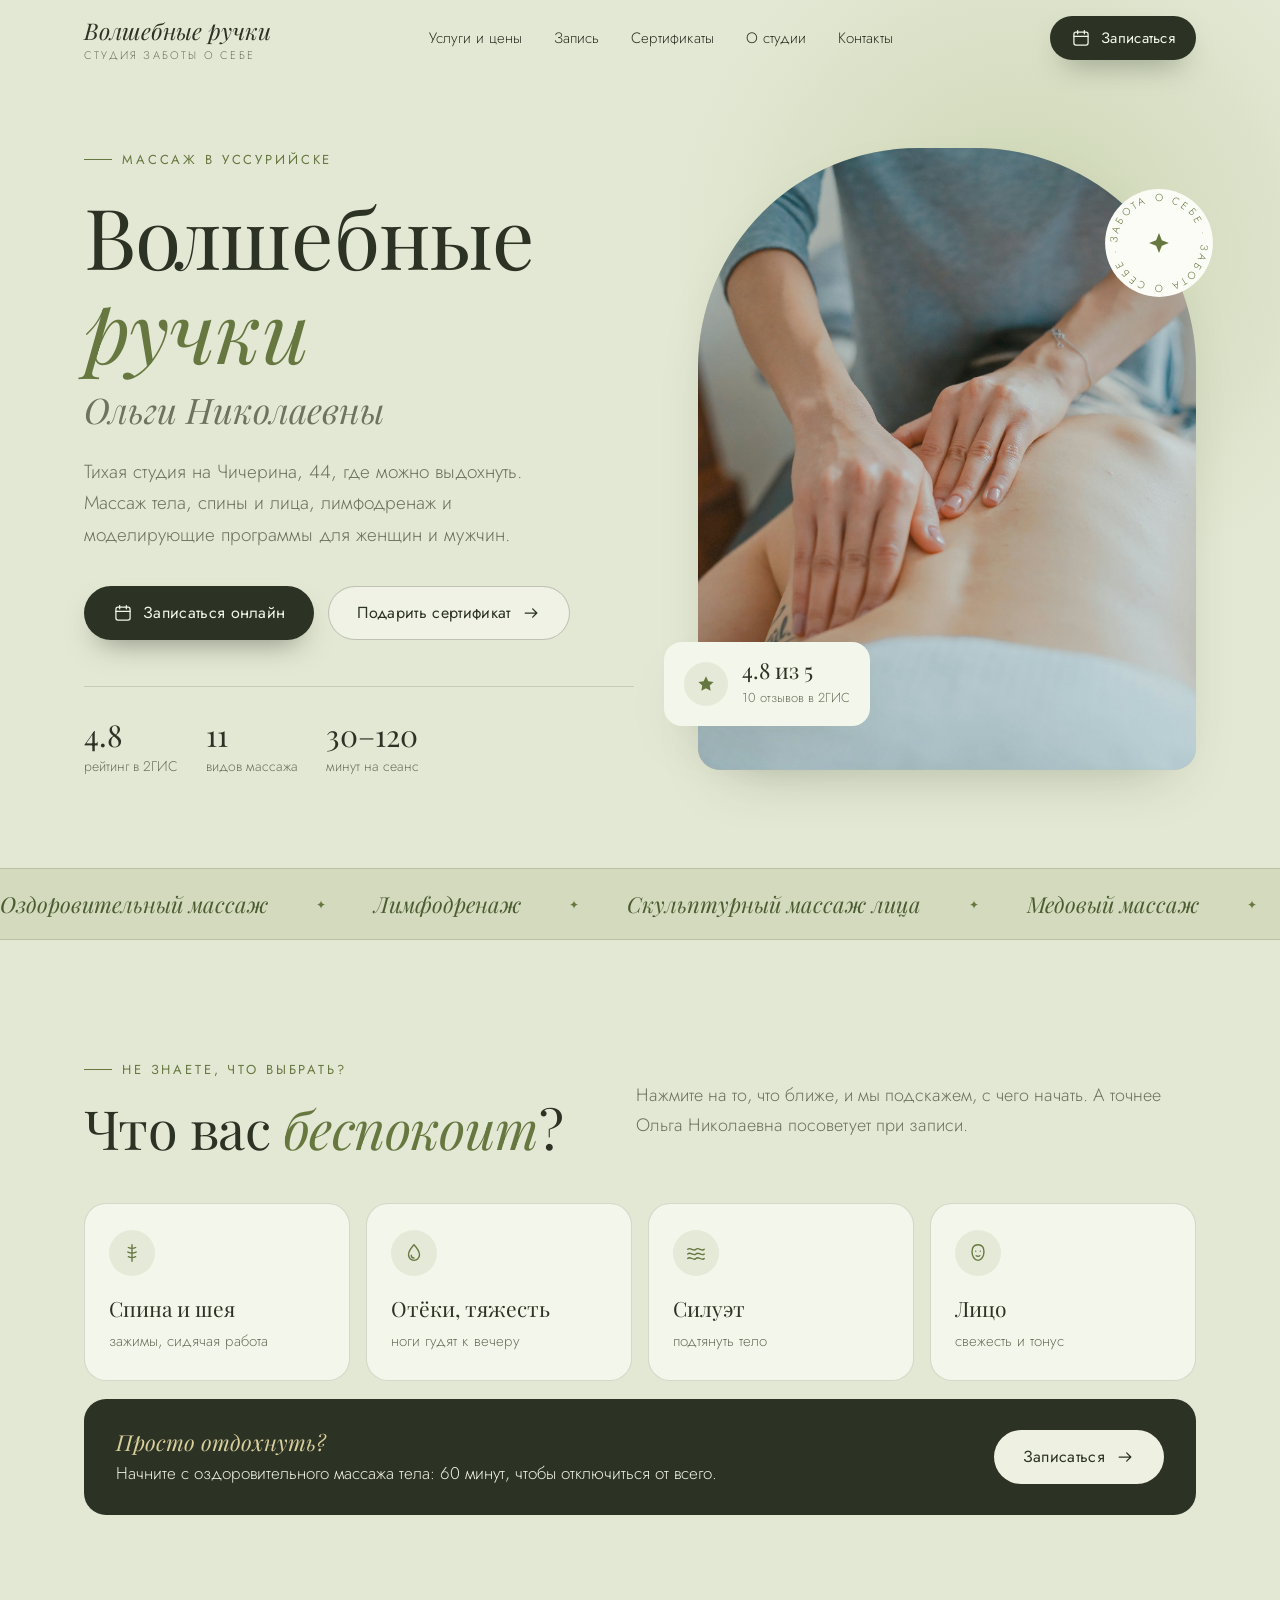
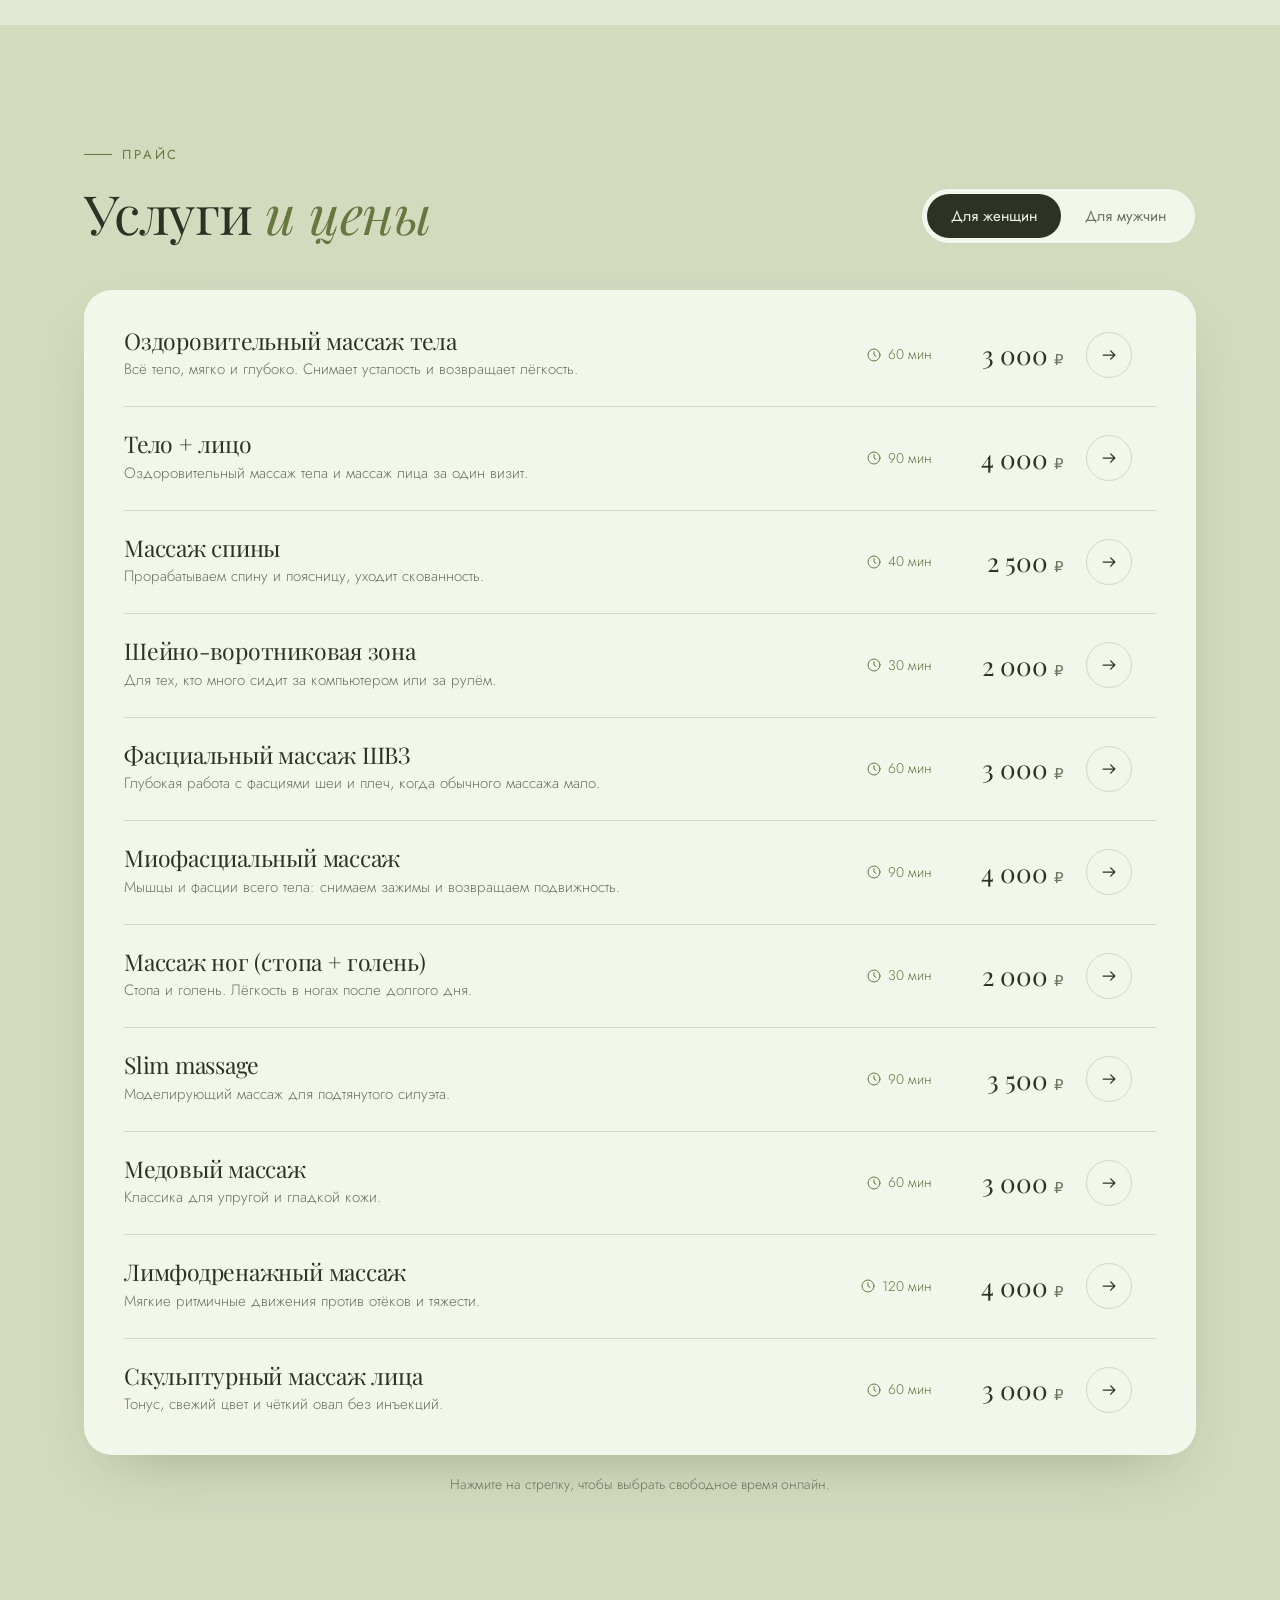
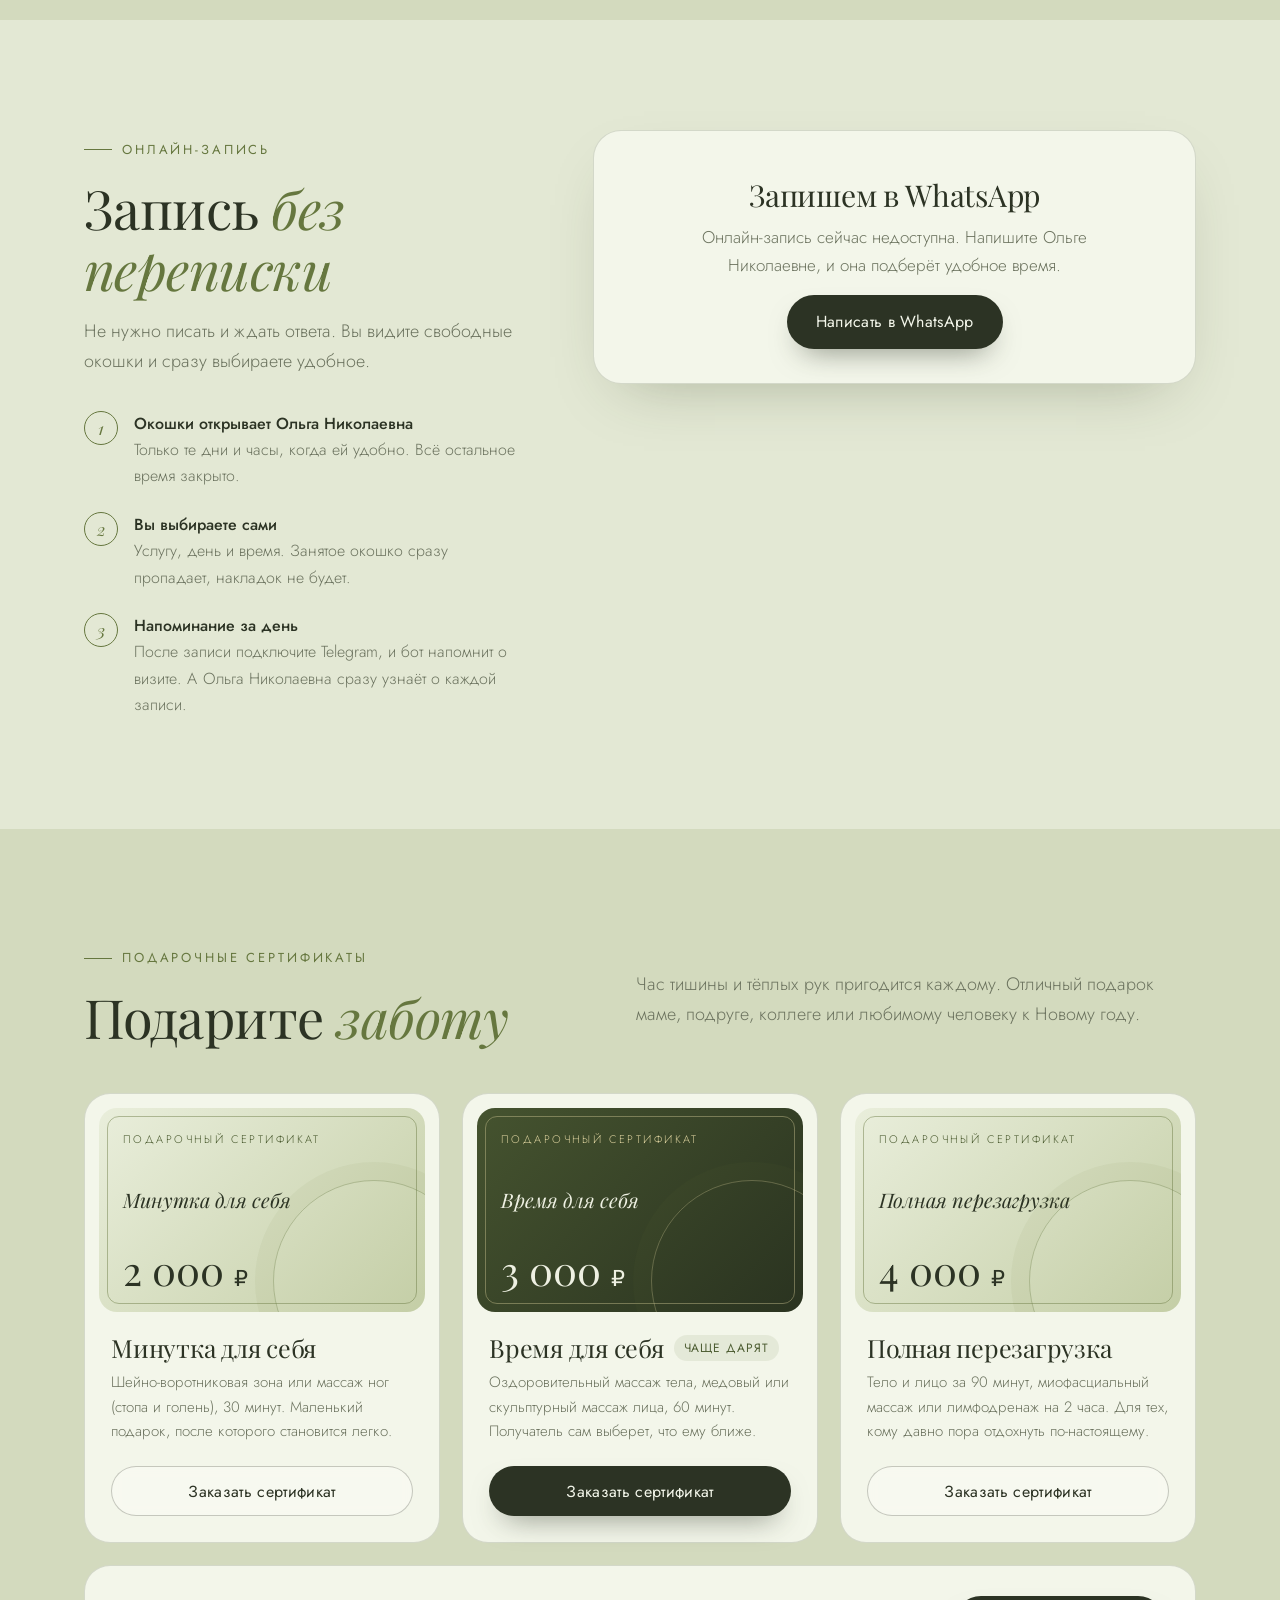
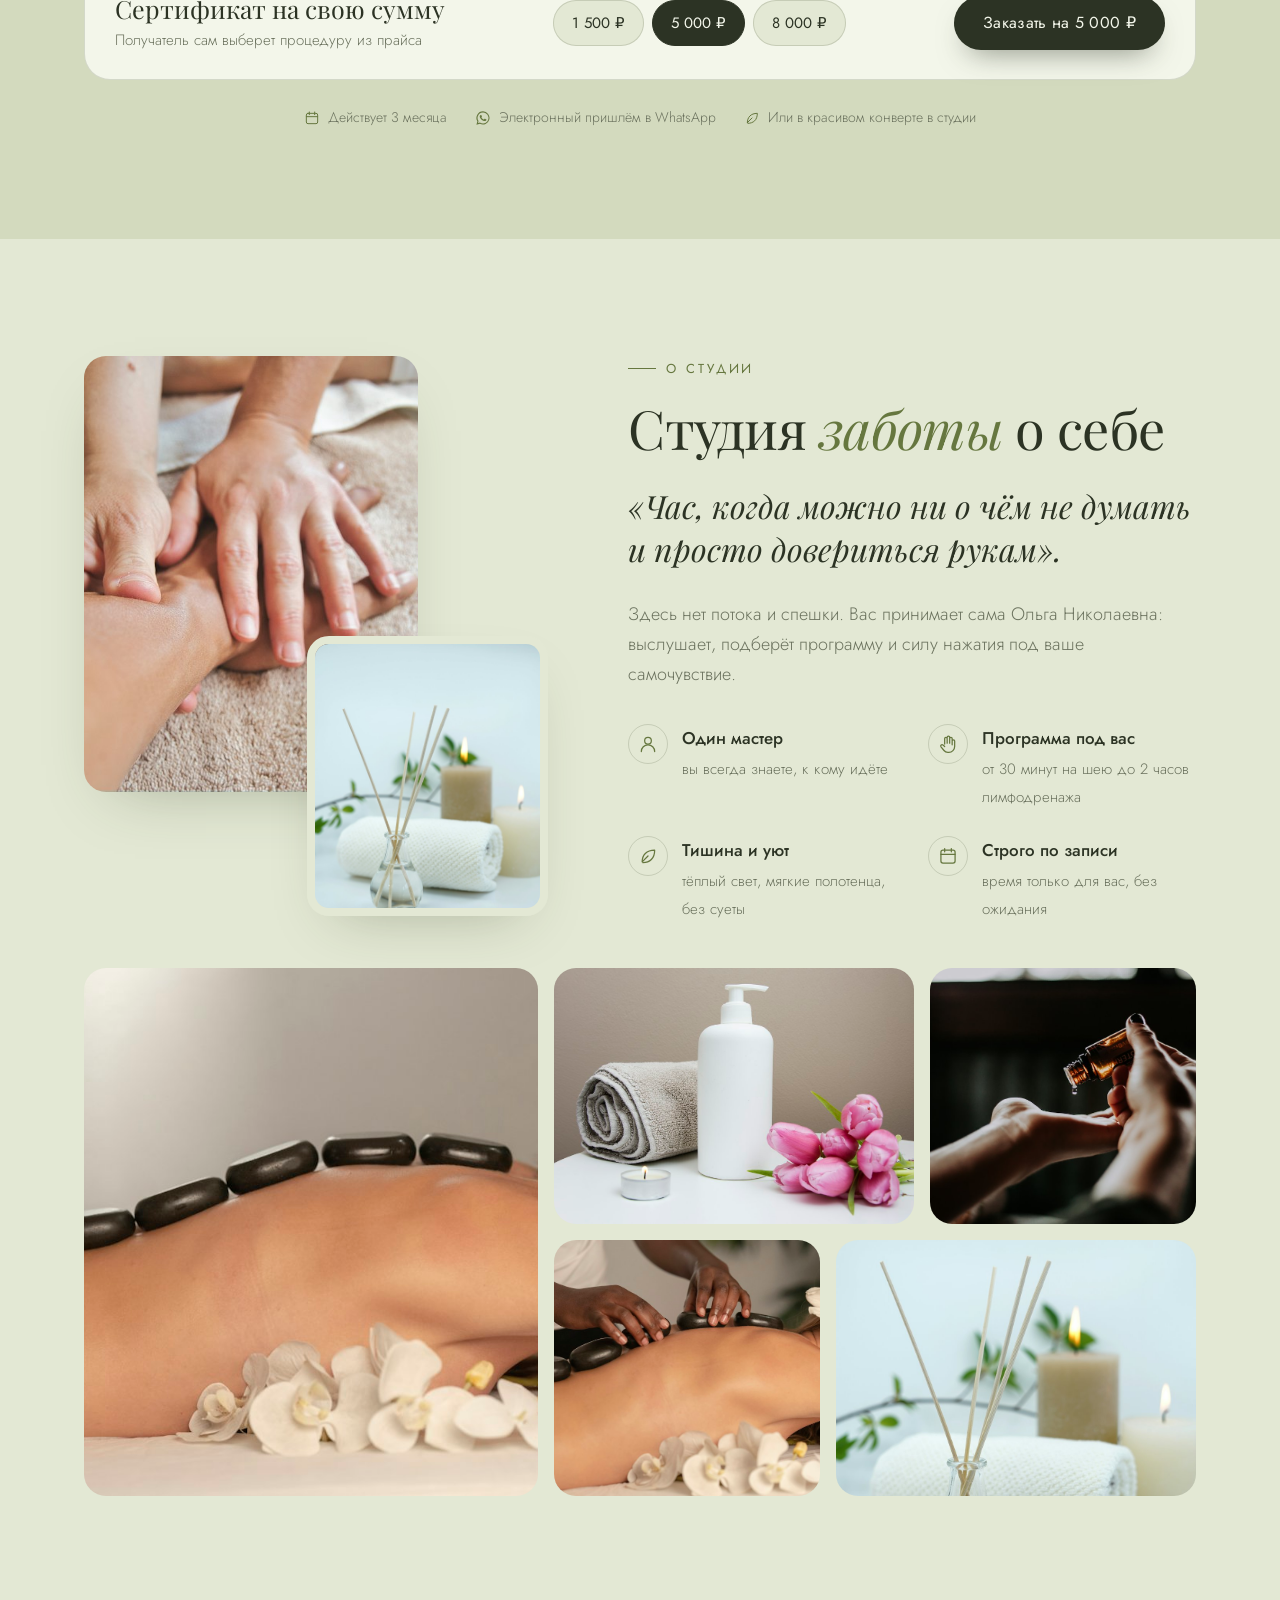
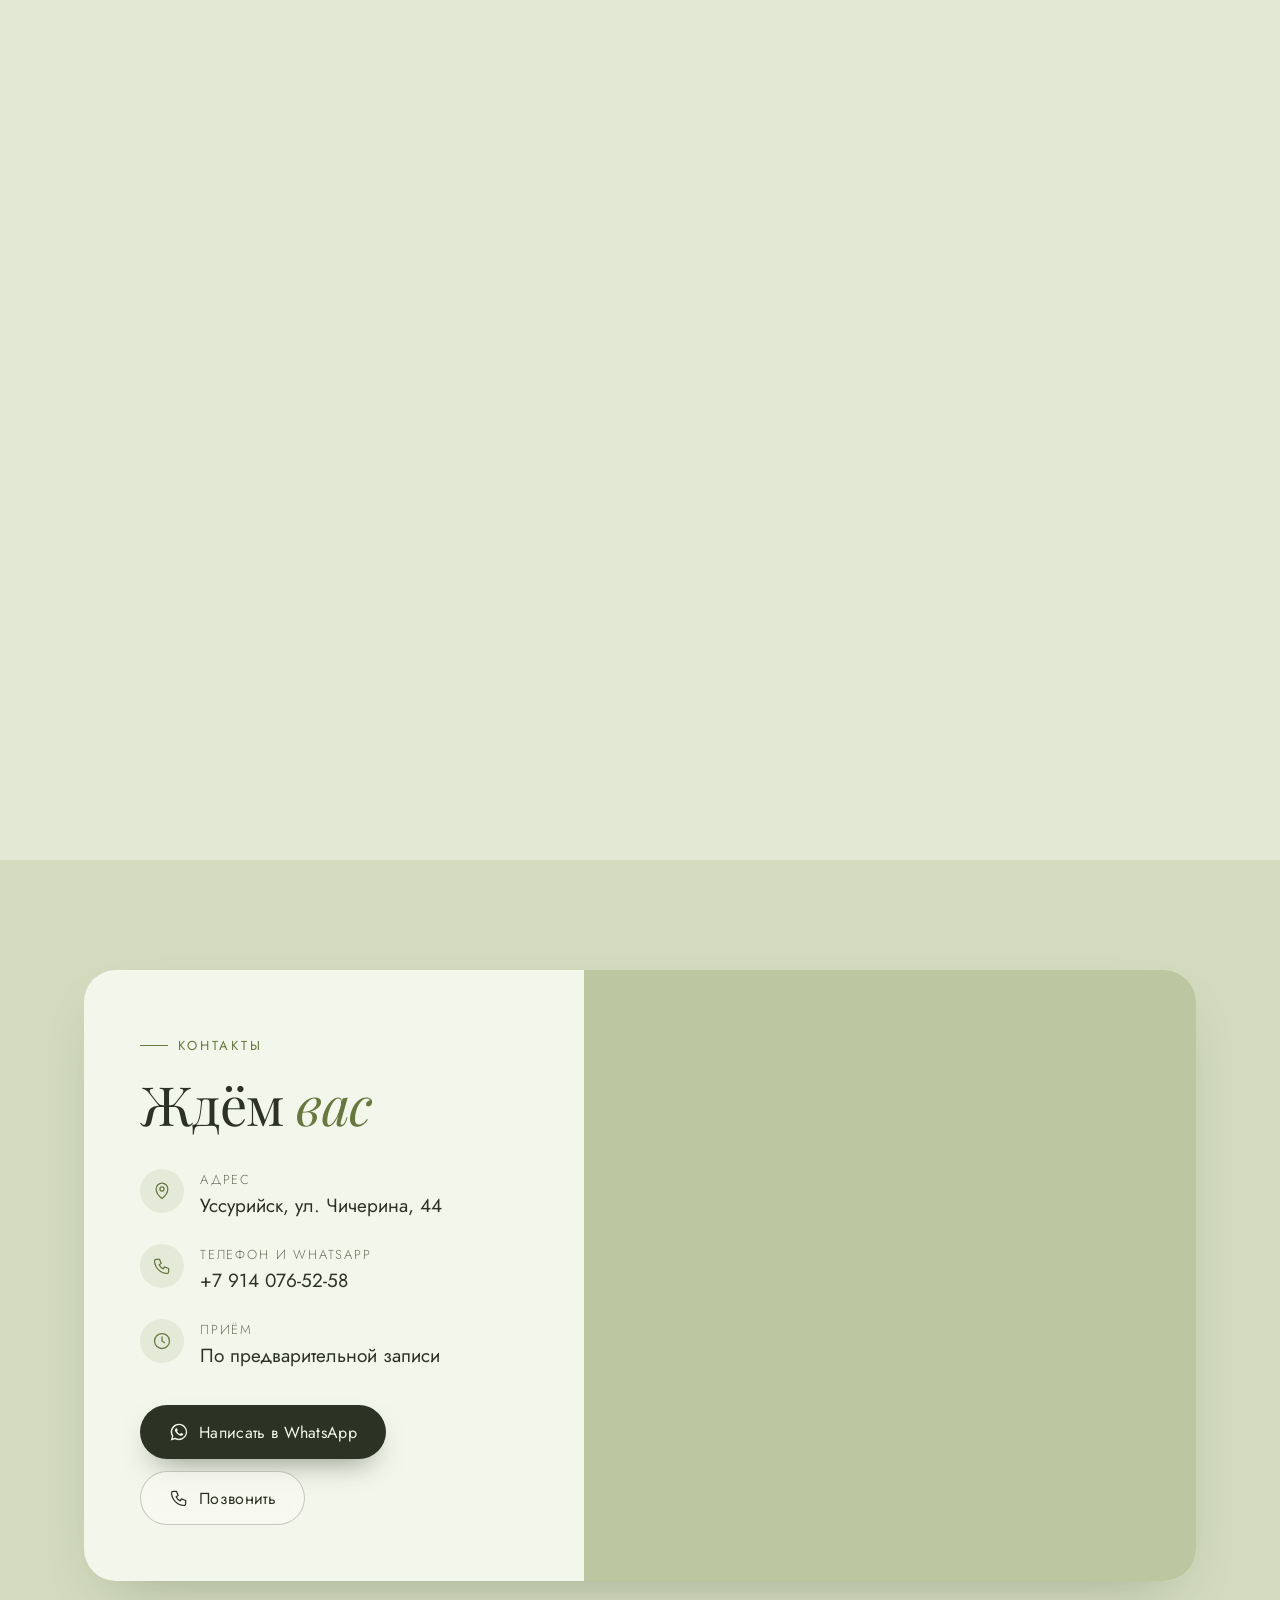
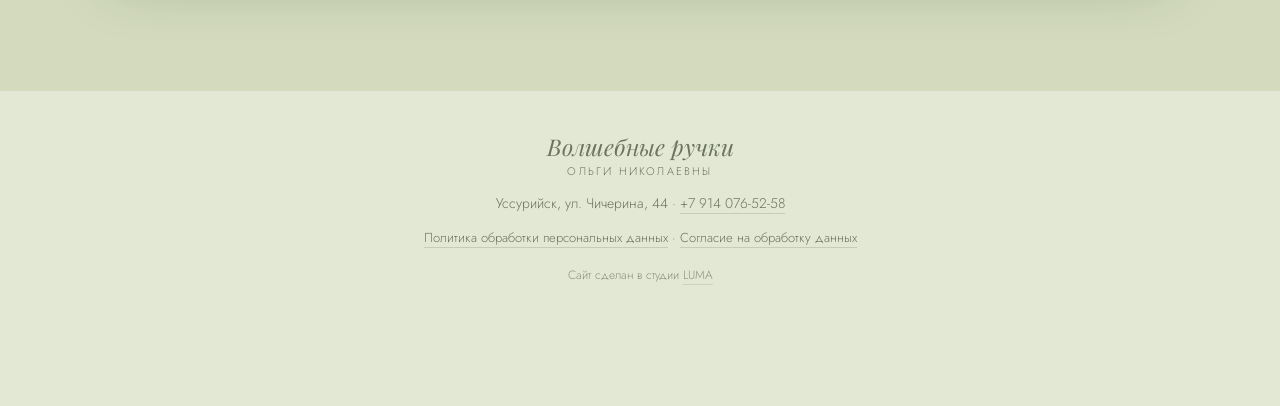
<file: index.html>
<!doctype html>
<html lang="ru">
<head>
<meta charset="utf-8">
<meta name="viewport" content="width=device-width, initial-scale=1, viewport-fit=cover">
<link rel="icon" href="favicon.svg" type="image/svg+xml">
<link rel="icon" href="favicon.ico" sizes="48x48">
<link rel="apple-touch-icon" href="apple-touch-icon.png">
<title>Волшебные ручки Ольги Николаевны · массаж в Уссурийске</title>
<meta name="description" content="Массаж в Уссурийске, ул. Чичерина, 44: массаж тела, спины, лица, лимфодренаж, медовый и slim-массаж. Онлайн-запись на сайте, подарочные сертификаты. ★ 4.8 в 2ГИС.">
<meta name="theme-color" content="#e3e8d4">
<meta property="og:type" content="website">
<meta property="og:title" content="Волшебные ручки Ольги Николаевны">
<meta property="og:description" content="Массаж в Уссурийске, ул. Чичерина, 44 · ★ 4.8 в 2ГИС · онлайн-запись и подарочные сертификаты">
<script type="application/ld+json">
{"@context":"https://schema.org","@type":"HealthAndBeautyBusiness","name":"Волшебные ручки Ольги Николаевны",
 "description":"Массаж тела, спины, лица, лимфодренаж, медовый и slim-массаж в Уссурийске. Подарочные сертификаты.",
 "url":"https://olganikolaevna71.ru/","image":"https://olganikolaevna71.ru/preview.png","telephone":"+7 914 076-52-58",
 "address":{"@type":"PostalAddress","streetAddress":"ул. Чичерина, 44","addressLocality":"Уссурийск","addressRegion":"Приморский край","addressCountry":"RU"},
 "areaServed":"Уссурийск","sameAs":["https://2gis.ru/ussuriysk/firm/70000001115197748"]}
</script>
<link rel="canonical" href="https://olganikolaevna71.ru/">
<meta property="og:url" content="https://olganikolaevna71.ru/">
<meta property="og:image" content="https://olganikolaevna71.ru/preview.png">
<link rel="preload" href="fonts/playfair-cyr.woff2" as="font" type="font/woff2" crossorigin>
<link rel="preload" href="fonts/jost-cyr.woff2" as="font" type="font/woff2" crossorigin>
<style>
@font-face {
  font-family: 'Jost';
  font-style: normal;
  font-weight: 300;
  font-display: swap;
  src: url(fonts/jost-cyr.woff2) format('woff2');
  unicode-range: U+0301, U+0400-045F, U+0490-0491, U+04B0-04B1, U+2116;
}
@font-face {
  font-family: 'Jost';
  font-style: normal;
  font-weight: 300;
  font-display: swap;
  src: url(fonts/jost-lat.woff2) format('woff2');
  unicode-range: U+0000-00FF, U+0131, U+0152-0153, U+02BB-02BC, U+02C6, U+02DA, U+02DC, U+0304, U+0308, U+0329, U+2000-206F, U+20AC, U+2122, U+2191, U+2193, U+2212, U+2215, U+FEFF, U+FFFD;
}
@font-face {
  font-family: 'Jost';
  font-style: normal;
  font-weight: 400;
  font-display: swap;
  src: url(fonts/jost-cyr.woff2) format('woff2');
  unicode-range: U+0301, U+0400-045F, U+0490-0491, U+04B0-04B1, U+2116;
}
@font-face {
  font-family: 'Jost';
  font-style: normal;
  font-weight: 400;
  font-display: swap;
  src: url(fonts/jost-lat.woff2) format('woff2');
  unicode-range: U+0000-00FF, U+0131, U+0152-0153, U+02BB-02BC, U+02C6, U+02DA, U+02DC, U+0304, U+0308, U+0329, U+2000-206F, U+20AC, U+2122, U+2191, U+2193, U+2212, U+2215, U+FEFF, U+FFFD;
}
@font-face {
  font-family: 'Jost';
  font-style: normal;
  font-weight: 500;
  font-display: swap;
  src: url(fonts/jost-cyr.woff2) format('woff2');
  unicode-range: U+0301, U+0400-045F, U+0490-0491, U+04B0-04B1, U+2116;
}
@font-face {
  font-family: 'Jost';
  font-style: normal;
  font-weight: 500;
  font-display: swap;
  src: url(fonts/jost-lat.woff2) format('woff2');
  unicode-range: U+0000-00FF, U+0131, U+0152-0153, U+02BB-02BC, U+02C6, U+02DA, U+02DC, U+0304, U+0308, U+0329, U+2000-206F, U+20AC, U+2122, U+2191, U+2193, U+2212, U+2215, U+FEFF, U+FFFD;
}
@font-face {
  font-family: 'Playfair Display';
  font-style: italic;
  font-weight: 400;
  font-display: swap;
  src: url(fonts/playfair-italic-cyr.woff2) format('woff2');
  unicode-range: U+0301, U+0400-045F, U+0490-0491, U+04B0-04B1, U+2116;
}
@font-face {
  font-family: 'Playfair Display';
  font-style: italic;
  font-weight: 400;
  font-display: swap;
  src: url(fonts/playfair-italic-lat.woff2) format('woff2');
  unicode-range: U+0000-00FF, U+0131, U+0152-0153, U+02BB-02BC, U+02C6, U+02DA, U+02DC, U+0304, U+0308, U+0329, U+2000-206F, U+20AC, U+2122, U+2191, U+2193, U+2212, U+2215, U+FEFF, U+FFFD;
}
@font-face {
  font-family: 'Playfair Display';
  font-style: italic;
  font-weight: 500;
  font-display: swap;
  src: url(fonts/playfair-italic-cyr.woff2) format('woff2');
  unicode-range: U+0301, U+0400-045F, U+0490-0491, U+04B0-04B1, U+2116;
}
@font-face {
  font-family: 'Playfair Display';
  font-style: italic;
  font-weight: 500;
  font-display: swap;
  src: url(fonts/playfair-italic-lat.woff2) format('woff2');
  unicode-range: U+0000-00FF, U+0131, U+0152-0153, U+02BB-02BC, U+02C6, U+02DA, U+02DC, U+0304, U+0308, U+0329, U+2000-206F, U+20AC, U+2122, U+2191, U+2193, U+2212, U+2215, U+FEFF, U+FFFD;
}
@font-face {
  font-family: 'Playfair Display';
  font-style: normal;
  font-weight: 400;
  font-display: swap;
  src: url(fonts/playfair-cyr.woff2) format('woff2');
  unicode-range: U+0301, U+0400-045F, U+0490-0491, U+04B0-04B1, U+2116;
}
@font-face {
  font-family: 'Playfair Display';
  font-style: normal;
  font-weight: 400;
  font-display: swap;
  src: url(fonts/playfair-lat.woff2) format('woff2');
  unicode-range: U+0000-00FF, U+0131, U+0152-0153, U+02BB-02BC, U+02C6, U+02DA, U+02DC, U+0304, U+0308, U+0329, U+2000-206F, U+20AC, U+2122, U+2191, U+2193, U+2212, U+2215, U+FEFF, U+FFFD;
}
@font-face {
  font-family: 'Playfair Display';
  font-style: normal;
  font-weight: 500;
  font-display: swap;
  src: url(fonts/playfair-cyr.woff2) format('woff2');
  unicode-range: U+0301, U+0400-045F, U+0490-0491, U+04B0-04B1, U+2116;
}
@font-face {
  font-family: 'Playfair Display';
  font-style: normal;
  font-weight: 500;
  font-display: swap;
  src: url(fonts/playfair-lat.woff2) format('woff2');
  unicode-range: U+0000-00FF, U+0131, U+0152-0153, U+02BB-02BC, U+02C6, U+02DA, U+02DC, U+0304, U+0308, U+0329, U+2000-206F, U+20AC, U+2122, U+2191, U+2193, U+2212, U+2215, U+FEFF, U+FFFD;
}
</style>
<script>window.__pub = fetch("https://d5d7or7uiae5kks04m8a.s183zexc.apigw.yandexcloud.net/api/public", { cache: "no-store" }).then(r => r.json()).catch(() => null);</script>
<style>
  [hidden] { display: none !important; }
  img[data-img] { opacity: 0; transition: opacity .5s ease; }
  img[data-img].ready { opacity: 1; }
  .frame, .gallery figure { background: var(--sand); }
  .promo { display: flex; align-items: center; gap: 12px; width: fit-content; max-width: 100%; margin-bottom: 26px; padding: 11px 20px; border-radius: 22px; background: var(--text); color: var(--card); font-size: 16px; line-height: 1.35; }
  .promo b { font: italic 400 18px var(--serif); color: #d9cf9c; flex: none; }
  .consent { display: flex; gap: 10px; align-items: flex-start; margin-top: 14px; font-size: 14px; line-height: 1.45; color: var(--muted); cursor: pointer; }
  .consent input { width: 20px; height: 20px; flex: none; margin: 1px 0 0; accent-color: var(--accent); }
  .consent a { color: var(--accent); text-decoration: underline; }
  .rev-grid { display: grid; grid-template-columns: repeat(3, 1fr); gap: 18px; margin-top: 40px; }
  .rev { background: var(--card); border: 1px solid var(--line); border-radius: var(--r); padding: 28px; }
  .rev p { margin: 0 0 16px; }
  .rev b { font: italic 400 19px var(--serif); color: var(--accent-2); }
  @media (max-width: 980px) { .rev-grid { grid-template-columns: 1fr; } }
  :root {
    --bg: #e3e8d4;
    --bg-2: #d3dabe;
    --card: #f3f6ea;
    --sand: #bcc6a0;
    --line: rgba(55, 68, 38, .17);
    --text: #2c3324;
    --muted: #6c735f;
    --accent: #66773f;
    --accent-2: #4c5c31;
    --accent-soft: rgba(102, 119, 63, .1);
    --serif: "Playfair Display", Georgia, serif;
    --sans: "Jost", -apple-system, "Segoe UI", Roboto, sans-serif;
    --r: 22px;
    --wrap: 1160px;
    --shadow: 0 24px 60px -30px rgba(45, 58, 28, .35);
  }
  * { box-sizing: border-box; }
  html { scroll-behavior: smooth; }
  body { margin: 0; background: var(--bg); color: var(--text); font: 300 17px/1.65 var(--sans);
    -webkit-font-smoothing: antialiased; overflow-x: hidden; }
  img { display: block; max-width: 100%; }
  a { color: inherit; text-decoration: none; }
  svg { width: 20px; height: 20px; flex: none; }
  .wrap { max-width: var(--wrap); margin: 0 auto; padding: 0 24px; }
  h1, h2, h3 { font-family: var(--serif); font-weight: 400; margin: 0; line-height: 1.12; letter-spacing: -.01em; }
  h2 { font-size: clamp(34px, 5vw, 54px); }
  h2 em, h1 em { font-style: italic; color: var(--accent); }
  .eyebrow { display: inline-flex; align-items: center; gap: 10px; font-size: 13px; letter-spacing: .22em;
    text-transform: uppercase; color: var(--accent); font-weight: 400; margin-bottom: 18px; }
  .eyebrow::before { content: ""; width: 28px; height: 1px; background: currentColor; }
  section { padding: 110px 0; }
  .lead { color: var(--muted); max-width: 560px; font-size: 18px; }

  .btn { display: inline-flex; align-items: center; justify-content: center; gap: 10px; min-height: 54px; padding: 0 28px;
    border-radius: 999px; font: 400 16px var(--sans); letter-spacing: .02em; cursor: pointer; border: 1px solid transparent;
    transition: transform .25s ease, background .25s ease, box-shadow .25s ease, color .25s ease; }
  .btn:hover { transform: translateY(-2px); }
  .btn-main { background: var(--text); color: var(--card); box-shadow: 0 14px 30px -14px rgba(44, 51, 36, .6); }
  .btn-main:hover { background: var(--accent-2); }
  .btn-ghost { border-color: rgba(44, 51, 36, .25); color: var(--text); background: rgba(251, 252, 246, .5); backdrop-filter: blur(6px); }
  .btn-ghost:hover { background: var(--card); }

  /* header */
  header { position: fixed; top: 0; left: 0; right: 0; z-index: 50; transition: background .3s, box-shadow .3s; }
  header.scrolled { background: rgba(227, 232, 212, .88); backdrop-filter: blur(14px); box-shadow: 0 1px 0 var(--line); }
  .nav { display: flex; align-items: center; justify-content: space-between; height: 76px; gap: 20px; }
  .logo { display: flex; flex-direction: column; line-height: 1.05; }
  .logo b { font: 400 23px var(--serif); font-style: italic; }
  .logo span { font-size: 11px; letter-spacing: .2em; text-transform: uppercase; color: var(--muted); margin-top: 4px; }
  .menu { display: flex; gap: 32px; font-size: 15px; }
  .menu a { position: relative; }
  .menu a::after { content: ""; position: absolute; left: 0; right: 100%; bottom: -4px; height: 1px; background: var(--accent); transition: right .3s; }
  .menu a:hover::after { right: 0; }
  .nav .btn { min-height: 44px; padding: 0 20px; font-size: 15px; }

  /* hero */
  .hero { padding: 140px 0 90px; position: relative; }
  .hero::before { content: ""; position: absolute; right: -10vw; top: -10vw; width: 60vw; height: 60vw; border-radius: 50%;
    background: radial-gradient(circle, #ccd5b2 0%, rgba(204, 213, 178, 0) 65%); z-index: -1; }
  .hero-grid { display: grid; grid-template-columns: 1.05fr .95fr; gap: 64px; align-items: center; }
  .hero h1 { font-size: clamp(44px, 6.6vw, 84px); }
  .hero h1 small { display: block; font-size: .42em; font-style: italic; color: var(--muted); margin-top: 14px; letter-spacing: 0; }
  .hero p { color: var(--muted); font-size: 19px; max-width: 480px; margin: 26px 0 36px; }
  .hero-cta { display: flex; flex-wrap: wrap; gap: 14px; }
  .hero-meta { display: flex; flex-wrap: wrap; gap: 28px; margin-top: 46px; padding-top: 28px; border-top: 1px solid var(--line); }
  .hero-meta div { font-size: 14px; color: var(--muted); }
  .hero-meta b { display: block; font: 400 30px var(--serif); color: var(--text); }
  .hero-photo { position: relative; }
  .hero-photo .frame { border-radius: 220px 220px var(--r) var(--r); overflow: hidden; aspect-ratio: 4 / 5; box-shadow: var(--shadow); }
  .hero-photo img { width: 100%; height: 100%; object-fit: cover; animation: zoom 14s ease-out both; }
  @keyframes zoom { from { transform: scale(1.1); } to { transform: scale(1); } }
  .badge { position: absolute; left: -34px; bottom: 44px; background: var(--card); border-radius: 18px; padding: 16px 20px;
    box-shadow: var(--shadow); display: flex; gap: 14px; align-items: center; }
  .badge .star { width: 44px; height: 44px; border-radius: 50%; background: var(--accent-soft); color: var(--accent);
    display: grid; place-items: center; }
  .badge b { font: 400 22px var(--serif); display: block; line-height: 1.1; }
  .badge span { font-size: 13px; color: var(--muted); }
  .hero-photo .ring { position: absolute; right: -18px; top: 40px; width: 110px; height: 110px; animation: spin 30s linear infinite; }
  .hero-photo .ring svg { width: 100%; height: 100%; }
  @keyframes spin { to { transform: rotate(360deg); } }

  /* marquee */
  .strip { border-top: 1px solid var(--line); border-bottom: 1px solid var(--line); overflow: hidden; padding: 20px 0; background: var(--bg-2); }
  .strip-track { display: flex; gap: 48px; width: max-content; animation: run 40s linear infinite; font: italic 400 22px var(--serif); color: var(--accent-2); }
  .strip-track span { display: flex; align-items: center; gap: 48px; white-space: nowrap; }
  .strip-track span::after { content: "✦"; font-style: normal; font-size: 12px; color: var(--accent); }
  @keyframes run { to { transform: translateX(-50%); } }

  /* need picker */
  .need-head { display: flex; justify-content: space-between; align-items: end; gap: 40px; flex-wrap: wrap; margin-bottom: 44px; }
  .needs { display: grid; grid-template-columns: repeat(4, 1fr); gap: 16px; }
  .need { text-align: left; background: var(--card); border: 1px solid var(--line); border-radius: var(--r); padding: 26px 24px;
    cursor: pointer; font: inherit; color: inherit; transition: border-color .25s, transform .25s, box-shadow .25s; }
  .need:hover { transform: translateY(-3px); box-shadow: var(--shadow); }
  .need.on { border-color: var(--accent); box-shadow: 0 0 0 1px var(--accent) inset, var(--shadow); }
  .need .ic { width: 46px; height: 46px; border-radius: 50%; background: var(--accent-soft); color: var(--accent); display: grid; place-items: center; margin-bottom: 18px; }
  .need .ic svg { width: 22px; height: 22px; }
  .need b { display: block; font: 400 21px var(--serif); margin-bottom: 4px; }
  .need span { font-size: 15px; color: var(--muted); }
  .advice { margin-top: 18px; background: var(--text); color: #eef0e2; border-radius: var(--r); padding: 28px 32px;
    display: flex; align-items: center; justify-content: space-between; gap: 24px; flex-wrap: wrap; }
  .advice p { margin: 0; max-width: 680px; }
  .advice p b { font: italic 400 22px var(--serif); color: #d9cf9c; }
  .advice .btn { background: #eef0e2; color: var(--text); }

  /* prices */
  .prices { background: var(--bg-2); }
  .price-head { display: grid; grid-template-columns: 1fr auto; gap: 30px; align-items: end; margin-bottom: 46px; }
  .switch { display: inline-flex; background: var(--card); border: 1px solid var(--line); border-radius: 999px; padding: 5px; }
  .switch button { border: 0; background: none; font: 400 15px var(--sans); color: var(--muted); padding: 11px 24px; border-radius: 999px; cursor: pointer; transition: .25s; }
  .switch button.on { background: var(--text); color: var(--card); }
  .price-list { background: var(--card); border-radius: 28px; padding: 14px 40px; box-shadow: var(--shadow); }
  .row { display: grid; grid-template-columns: 1fr auto auto; gap: 24px; align-items: center; padding: 24px 0; border-bottom: 1px solid var(--line); }
  .row:last-child { border-bottom: 0; }
  .row h3 { font-size: 23px; }
  .row p { margin: 4px 0 0; font-size: 15px; color: var(--muted); }
  .row .dur { font-size: 14px; color: var(--accent); white-space: nowrap; display: inline-flex; gap: 6px; align-items: center; }
  .row .dur svg { width: 16px; height: 16px; }
  .row .pr { font: 400 26px var(--serif); white-space: nowrap; text-align: right; min-width: 110px; }
  .row .pr small { font: 300 15px var(--sans); color: var(--muted); }
  .row a.book { width: 46px; height: 46px; border-radius: 50%; border: 1px solid var(--line); display: grid; place-items: center; transition: .25s; }
  .row a.book:hover { background: var(--text); color: var(--card); border-color: var(--text); }
  .row-main { display: flex; flex-direction: column; }
  .row-side { display: flex; align-items: center; gap: 22px; }
  .row.hide { display: none; }
  .row.flash { animation: flash 1.6s ease; }
  @keyframes flash { 0%, 100% { background: transparent; } 30% { background: var(--accent-soft); } }
  .note { font-size: 14px; color: var(--muted); margin-top: 18px; text-align: center; }

  /* about */
  .about-grid { display: grid; grid-template-columns: .9fr 1.1fr; gap: 80px; align-items: center; }
  .about-photos { position: relative; height: 560px; }
  .about-photos img { position: absolute; object-fit: cover; border-radius: var(--r); box-shadow: var(--shadow); }
  .about-photos .p1 { width: 72%; height: 78%; left: 0; top: 0; }
  .about-photos .p2 { width: 52%; height: 50%; right: 0; bottom: 0; border: 8px solid var(--bg); }
  .quote { font: italic 400 clamp(24px, 2.6vw, 32px)/1.35 var(--serif); margin: 26px 0 30px; }
  .feats { display: grid; grid-template-columns: 1fr 1fr; gap: 26px 32px; margin-top: 34px; }
  .feat { display: flex; gap: 14px; }
  .feat .ic { width: 40px; height: 40px; border-radius: 50%; border: 1px solid var(--line); display: grid; place-items: center; color: var(--accent); flex: none; }
  .feat b { display: block; font-weight: 500; margin-bottom: 2px; }
  .feat span { font-size: 15px; color: var(--muted); }

  /* gallery */
  .gallery { display: grid; grid-template-columns: repeat(12, 1fr); grid-auto-rows: 120px; gap: 16px; margin-top: 46px; }
  .gallery figure { margin: 0; border-radius: var(--r); overflow: hidden; position: relative; }
  .gallery img { width: 100%; height: 100%; object-fit: cover; transition: transform 1.2s ease; }
  .gallery figure:hover img { transform: scale(1.05); }
  .g1 { grid-column: span 5; grid-row: span 4; }
  .g2 { grid-column: span 4; grid-row: span 2; }
  .g3 { grid-column: span 3; grid-row: span 2; }
  .g4 { grid-column: span 3; grid-row: span 2; }
  .g5 { grid-column: span 4; grid-row: span 2; }

  /* rating */
  .rating { background: var(--text); color: #eef0e2; border-radius: 32px; padding: 64px; display: grid; grid-template-columns: auto 1fr auto; gap: 56px; align-items: center; }
  .rating .big { font: 400 110px/1 var(--serif); color: #d9cf9c; }
  .stars { display: flex; gap: 4px; color: #d9cf9c; margin-bottom: 12px; }
  .stars svg { width: 22px; height: 22px; }
  .rating h3 { font-size: 30px; margin-bottom: 10px; }
  .rating p { margin: 0; color: #c3c8ad; max-width: 460px; }
  .rating .btn { border-color: rgba(238, 240, 226, .35); color: #eef0e2; background: transparent; }
  .rating .btn:hover { background: rgba(238, 240, 226, .1); }

  /* steps */
  .steps { display: grid; grid-template-columns: repeat(3, 1fr); gap: 20px; margin-top: 46px; counter-reset: s; }
  .step { background: var(--card); border: 1px solid var(--line); border-radius: var(--r); padding: 34px 30px; position: relative; }
  .step::before { counter-increment: s; content: "0" counter(s); font: italic 400 46px var(--serif); color: var(--sand); display: block; margin-bottom: 14px; }
  .step b { font: 400 23px var(--serif); display: block; margin-bottom: 8px; }
  .step span { color: var(--muted); font-size: 16px; }

  /* contacts */
  .contacts { background: var(--bg-2); }
  .c-grid { display: grid; grid-template-columns: .9fr 1.1fr; gap: 0; background: var(--card); border-radius: 32px; overflow: hidden; box-shadow: var(--shadow); }
  .c-info { padding: 56px; }
  .c-list { list-style: none; padding: 0; margin: 34px 0; display: grid; gap: 22px; }
  .c-list li { display: flex; gap: 16px; align-items: flex-start; }
  .c-list .ic { width: 44px; height: 44px; border-radius: 50%; background: var(--accent-soft); color: var(--accent); display: grid; place-items: center; flex: none; }
  .c-list small { display: block; font-size: 13px; letter-spacing: .14em; text-transform: uppercase; color: var(--muted); }
  .c-list b { font-weight: 400; font-size: 19px; }
  .c-btns { display: flex; flex-wrap: wrap; gap: 12px; }
  .map { min-height: 460px; background: var(--sand); }
  .map iframe { width: 100%; height: 100%; min-height: 460px; border: 0; display: block; filter: saturate(.75); }

  footer { padding: 40px 0 120px; text-align: center; font-size: 14px; color: var(--muted); }
  footer .logo { align-items: center; margin-bottom: 14px; }
  footer a { border-bottom: 1px solid var(--line); }

  /* mobile bar */
  .mbar { display: none; position: fixed; left: 12px; right: 12px; bottom: calc(12px + env(safe-area-inset-bottom)); z-index: 60;
    background: rgba(44, 51, 36, .95); backdrop-filter: blur(10px); border-radius: 999px; padding: 6px; gap: 6px; box-shadow: 0 16px 40px -12px rgba(44, 51, 36, .6);
    transform: translateY(140%); transition: transform .4s ease; }
  .mbar.show { transform: none; }
  .mbar a { flex: 1; display: flex; align-items: center; justify-content: center; gap: 8px; min-height: 48px; border-radius: 999px; color: #eef0e2; font-size: 15px; }
  .mbar a.wa { background: #eef0e2; color: var(--text); }

  /* booking */
  .book-grid { display: grid; grid-template-columns: .85fr 1.15fr; gap: 64px; align-items: start; }
  .book-grid > * { min-width: 0; }
  .book-points { list-style: none; padding: 0; margin: 34px 0 0; display: grid; gap: 22px; }
  .book-points li { display: flex; gap: 16px; }
  .book-points li > span { width: 34px; height: 34px; border-radius: 50%; border: 1px solid var(--accent); color: var(--accent);
    display: grid; place-items: center; font: italic 400 17px var(--serif); flex: none; }
  .book-points b { display: block; font-weight: 500; }
  .book-points div { color: var(--muted); font-size: 16px; }
  .book-points div b { color: var(--text); }
  .hint { margin-top: 30px; padding: 16px 20px; border-radius: 16px; background: var(--accent-soft); font-size: 15px; color: var(--accent-2); }
  .bw { background: var(--card); border-radius: 28px; box-shadow: var(--shadow); padding: 28px; border: 1px solid var(--line); }
  .bw-tabs { display: flex; background: var(--bg); border-radius: 999px; padding: 5px; margin-bottom: 24px; }
  .bw-tabs button { flex: 1; border: 0; background: none; font: 400 15px var(--sans); color: var(--muted); padding: 11px; border-radius: 999px; cursor: pointer; transition: .25s; }
  .bw-tabs button.on { background: var(--text); color: var(--card); }
  .bw-l { display: block; font-size: 12px; letter-spacing: .16em; text-transform: uppercase; color: var(--muted); margin: 22px 0 10px; }
  .bw-l:first-child { margin-top: 0; }
  .sel { position: relative; }
  .sel::after { content: ""; position: absolute; right: 20px; top: 50%; width: 8px; height: 8px; border-right: 1.5px solid var(--text); border-bottom: 1.5px solid var(--text); transform: translateY(-70%) rotate(45deg); pointer-events: none; }
  select, .bw input { width: 100%; height: 52px; border-radius: 14px; border: 1px solid var(--line); background: var(--bg); color: var(--text);
    font: 400 16px var(--sans); padding: 0 18px; appearance: none; outline: none; transition: border-color .2s; }
  select { padding-right: 46px; text-overflow: ellipsis; }
  select:focus, .bw input:focus { border-color: var(--accent); }
  .bw-meta { font-size: 14px; color: var(--accent); margin-top: 8px; }
  .days { display: flex; gap: 8px; overflow-x: auto; padding-bottom: 6px; scrollbar-width: none; }
  .days::-webkit-scrollbar { display: none; }
  .day { flex: none; width: 58px; padding: 10px 0; border-radius: 14px; border: 1px solid var(--line); background: var(--bg); text-align: center; cursor: pointer; font: inherit; color: inherit; transition: .2s; }
  .day small { display: block; font-size: 12px; color: var(--muted); text-transform: uppercase; letter-spacing: .06em; }
  .day b { font: 400 21px var(--serif); }
  .day:disabled { opacity: .35; cursor: default; }
  .day.on { background: var(--text); color: var(--card); border-color: var(--text); }
  .day.on small { color: #c9cdb5; }
  .slots { display: grid; grid-template-columns: repeat(4, 1fr); gap: 8px; }
  .slot { height: 46px; border-radius: 12px; border: 1px solid var(--line); background: var(--bg); font: 400 15px var(--sans); color: var(--text); cursor: pointer; transition: .2s; }
  .slot:hover { border-color: var(--accent); }
  .slot.on { background: var(--accent); border-color: var(--accent); color: #fff; }
  .slots .empty { grid-column: 1 / -1; color: var(--muted); font-size: 15px; padding: 12px 0; }
  .bw-form { display: grid; grid-template-columns: 1fr 1fr; gap: 10px; margin-top: 22px; }
  .bw-go { width: 100%; margin-top: 14px; }
  .bw-go:disabled { opacity: .45; cursor: default; transform: none; }
  .bw-note { font-size: 13px; color: var(--muted); text-align: center; margin: 12px 0 0; }
  .done { text-align: center; padding: 20px 6px 6px; }
  .done .ok { width: 70px; height: 70px; border-radius: 50%; background: var(--accent-soft); color: var(--accent); display: grid; place-items: center; margin: 0 auto 18px; }
  .done .ok svg { width: 32px; height: 32px; }
  .done h3 { font-size: 30px; margin-bottom: 10px; }
  .done p { color: var(--muted); margin: 0 auto 8px; max-width: 400px; }
  .done .sum { background: var(--bg); border-radius: 16px; padding: 16px; margin: 20px 0; font-size: 16px; color: var(--text); }
  .done .btns { display: flex; gap: 10px; flex-wrap: wrap; justify-content: center; }
  .tg { background: #e3e6d6; border-radius: 20px; overflow: hidden; }
  .tg-head { display: flex; gap: 12px; align-items: center; padding: 12px 16px; background: var(--text); color: #eef0e2; }
  .tg-ava { width: 38px; height: 38px; border-radius: 50%; background: var(--accent); display: grid; place-items: center; font: italic 400 16px var(--serif); color: #fff; }
  .tg-head b { display: block; font-weight: 500; font-size: 15px; }
  .tg-head span { font-size: 12px; color: #c3c8ad; }
  .tg-body { padding: 14px; display: grid; gap: 8px; }
  .tg-msg { background: #fff; border-radius: 4px 16px 16px 16px; padding: 12px 14px; font-size: 14px; line-height: 1.5; max-width: 92%; box-shadow: 0 1px 2px rgba(0,0,0,.06); }
  .tg-msg b { font-weight: 500; }
  .tg-msg time { display: block; text-align: right; font-size: 11px; color: var(--muted); margin-top: 2px; }
  .tg-btns { display: flex; gap: 6px; max-width: 92%; }
  .tg-btns span { flex: 1; text-align: center; background: rgba(255,255,255,.6); border-radius: 10px; padding: 7px; font-size: 13px; color: var(--accent-2); }
  .mslot.on { background: var(--card); border-color: var(--accent); color: var(--accent-2); box-shadow: 0 0 0 1px var(--accent) inset; }
  .mslot.off { color: #a9ae9a; text-decoration: line-through; }
  .mslot.busy { background: var(--text); color: var(--card); border-color: var(--text); cursor: default; font-size: 13px; }
  .legend { display: flex; gap: 16px; flex-wrap: wrap; font-size: 13px; color: var(--muted); margin-top: 12px; }
  .legend i { display: inline-block; width: 12px; height: 12px; border-radius: 4px; margin-right: 6px; vertical-align: -1px; border: 1px solid var(--accent); }
  .legend i.b { background: var(--text); border-color: var(--text); }
  .legend i.c { border-color: var(--line); background: var(--bg); }

  /* certificates */
  .certs { background: var(--bg-2); }
  .cert-grid { display: grid; grid-template-columns: repeat(3, 1fr); gap: 22px; margin-top: 46px; }
  .cert { background: var(--card); border-radius: 26px; padding: 14px 14px 26px; border: 1px solid var(--line); display: flex; flex-direction: column; transition: transform .3s, box-shadow .3s; }
  .cert:hover { transform: translateY(-4px); box-shadow: var(--shadow); }
  .cert-card { position: relative; aspect-ratio: 1.6; border-radius: 18px; padding: 22px 24px; overflow: hidden; display: flex; flex-direction: column; justify-content: space-between;
    background: linear-gradient(135deg, #e9eedb 0%, #c4cea6 100%); color: var(--text); }
  .cert-card::before { content: ""; position: absolute; inset: 8px; border: 1px solid rgba(102, 119, 63, .45); border-radius: 12px; pointer-events: none; }
  .cert-card::after { content: ""; position: absolute; right: -50px; bottom: -70px; width: 200px; height: 200px; border-radius: 50%; border: 1px solid rgba(102, 119, 63, .35); box-shadow: 0 0 0 18px rgba(102, 119, 63, .06); }
  .cert-card small { font-size: 11px; letter-spacing: .22em; text-transform: uppercase; color: var(--accent-2); }
  .cert-card i { font: italic 400 20px var(--serif); }
  .cert-card b { font: 400 40px/1 var(--serif); }
  .cert-card b span { font-size: 22px; }
  .cert.dark .cert-card { background: linear-gradient(135deg, #45532f 0%, #2a3320 100%); color: #eef0e2; }
  .cert.dark .cert-card::before { border-color: rgba(217, 207, 156, .4); }
  .cert.dark .cert-card::after { border-color: rgba(217, 207, 156, .3); }
  .cert.dark .cert-card small { color: #d9cf9c; }
  .cert-body { padding: 22px 12px 0; flex: 1; display: flex; flex-direction: column; }
  .cert-body h3 { font-size: 25px; margin-bottom: 8px; display: flex; align-items: center; gap: 10px; flex-wrap: wrap; }
  .tag { font: 400 12px var(--sans); letter-spacing: .08em; text-transform: uppercase; background: var(--accent-soft); color: var(--accent-2); padding: 4px 10px; border-radius: 999px; }
  .cert-body p { color: var(--muted); font-size: 15px; margin: 0 0 22px; flex: 1; }
  .cert-body .btn { width: 100%; min-height: 50px; }
  .cert-own { margin-top: 22px; background: var(--card); border: 1px solid var(--line); border-radius: 26px; padding: 26px 30px; display: flex; align-items: center; justify-content: space-between; gap: 24px; flex-wrap: wrap; }
  .cert-own b { font: 400 25px var(--serif); display: block; }
  .cert-own span { color: var(--muted); font-size: 15px; }
  .cert-own form { display: flex; gap: 10px; flex-wrap: wrap; }
  .cert-own .chips { display: flex; gap: 8px; flex-wrap: wrap; }
  .chip { height: 46px; padding: 0 18px; border-radius: 999px; border: 1px solid var(--line); background: var(--bg); font: 400 15px var(--sans); color: var(--text); cursor: pointer; transition: .2s; }
  .chip.on { background: var(--text); color: var(--card); border-color: var(--text); }
  .cert-terms { display: flex; justify-content: center; gap: 28px; flex-wrap: wrap; margin-top: 26px; font-size: 14px; color: var(--muted); }
  .cert-terms span { display: inline-flex; gap: 8px; align-items: center; }
  .cert-terms svg { width: 16px; height: 16px; color: var(--accent); }

  @media (max-width: 980px) {
    .book-grid { grid-template-columns: 1fr; gap: 40px; }
    .cert-grid { grid-template-columns: 1fr 1fr; }
  }
  @media (max-width: 640px) {
    .bw { padding: 18px; border-radius: 22px; }
    .slots { grid-template-columns: repeat(3, 1fr); }
    .bw-form { grid-template-columns: 1fr; }
    .cert-grid { grid-template-columns: 1fr; }
    .cert-own { padding: 22px; }
    .cert-own .chips, .cert-own .btn { width: 100%; }
    .cert-own .chip { flex: 1; padding: 0 8px; }
    .cert-terms { flex-direction: column; align-items: center; gap: 10px; }
  }

  .reveal { opacity: 0; transform: translateY(26px); transition: opacity .9s ease, transform .9s ease; }
  .reveal.in { opacity: 1; transform: none; }
  .d1 { transition-delay: .12s; } .d2 { transition-delay: .24s; } .d3 { transition-delay: .36s; }
  @media (prefers-reduced-motion: reduce) {
    *, *::before, *::after { animation: none !important; transition: none !important; }
    .reveal { opacity: 1; transform: none; }
  }

  @media (max-width: 980px) {
    section { padding: 80px 0; }
    .menu { display: none; }
    .hero { padding: 110px 0 60px; }
    .hero-grid, .about-grid, .c-grid { grid-template-columns: 1fr; gap: 48px; }
    .hero-photo { max-width: 460px; margin: 0 auto; width: 100%; }
    .needs { grid-template-columns: 1fr 1fr; }
    .rating { grid-template-columns: 1fr; gap: 24px; padding: 44px 32px; }
    .about-photos { height: 440px; }
    .steps { grid-template-columns: 1fr; }
  }
  @media (max-width: 640px) {
    body { font-size: 16px; }
    .wrap { padding: 0 16px; }
    section { padding: 64px 0; }
    .nav { height: 64px; }
    .nav .btn { display: none; }
    .hero h1 { font-size: 42px; }
    .hero p { font-size: 17px; }
    .hero-cta .btn { flex: 1 1 100%; }
    .hero-meta { gap: 20px; }
    .hero-meta b { font-size: 26px; }
    .badge { left: 10px; bottom: 18px; padding: 12px 16px; }
    .hero-photo .ring { width: 84px; height: 84px; right: -4px; top: 18px; }
    .needs { grid-template-columns: 1fr; gap: 10px; }
    .need { padding: 18px 20px; display: grid; grid-template-columns: auto 1fr; column-gap: 16px; align-items: center; }
    .need .ic { margin: 0; grid-row: span 2; }
    .advice { padding: 24px 22px; }
    .advice .btn { width: 100%; }
    .price-head { grid-template-columns: 1fr; }
    .switch { width: 100%; } .switch button { flex: 1; padding: 11px 10px; }
    .price-list { padding: 4px 20px; border-radius: 22px; }
    .row { grid-template-columns: 1fr; gap: 12px; padding: 20px 0; }
    .row h3 { font-size: 21px; }
    .row-side { justify-content: space-between; }
    .row .pr { text-align: left; min-width: 0; font-size: 24px; }
    .about-photos { height: 340px; }
    .feats { grid-template-columns: 1fr; gap: 18px; }
    .gallery { grid-auto-rows: 90px; gap: 10px; }
    .g1 { grid-column: span 12; grid-row: span 3; }
    .g2, .g3, .g4, .g5 { grid-column: span 6; grid-row: span 2; }
    .rating .big { font-size: 80px; }
    .rating .btn { width: 100%; }
    .c-info { padding: 34px 22px; }
    .c-btns .btn { flex: 1 1 100%; }
    .map, .map iframe { min-height: 320px; }
    .mbar { display: flex; }
  }
</style>
</head>
<body>

<svg width="0" height="0" style="position:absolute" aria-hidden="true">
  <symbol id="i-wa" viewBox="0 0 24 24"><path fill="currentColor" d="M12.04 2a9.9 9.9 0 0 0-8.5 15l-1.4 5.1 5.24-1.37A9.9 9.9 0 1 0 12.04 2Zm0 18.1a8.2 8.2 0 0 1-4.18-1.15l-.3-.18-3.1.82.83-3.03-.2-.31a8.2 8.2 0 1 1 6.95 3.85Zm4.5-6.14c-.25-.12-1.46-.72-1.69-.8-.22-.08-.39-.12-.55.12-.16.25-.63.8-.78.97-.14.16-.29.18-.53.06a6.7 6.7 0 0 1-3.32-2.9c-.25-.43.25-.4.72-1.33.08-.16.04-.3-.02-.43-.06-.12-.55-1.33-.76-1.82-.2-.48-.4-.41-.55-.42h-.47a.9.9 0 0 0-.65.3 2.74 2.74 0 0 0-.86 2.04 4.76 4.76 0 0 0 1 2.53 10.9 10.9 0 0 0 4.18 3.7c1.55.67 2.16.73 2.94.61.47-.07 1.46-.6 1.67-1.17.2-.58.2-1.07.14-1.17-.06-.11-.22-.17-.47-.3Z"/></symbol>
  <symbol id="i-phone" viewBox="0 0 24 24"><path fill="none" stroke="currentColor" stroke-width="1.5" stroke-linecap="round" stroke-linejoin="round" d="M5 4h4l2 5-2.5 1.5a11 11 0 0 0 5 5L15 13l5 2v4a2 2 0 0 1-2 2A16 16 0 0 1 3 6a2 2 0 0 1 2-2"/></symbol>
  <symbol id="i-pin" viewBox="0 0 24 24"><g fill="none" stroke="currentColor" stroke-width="1.5"><path d="M12 21s-7-5.6-7-11.5a7 7 0 0 1 14 0C19 15.4 12 21 12 21Z"/><circle cx="12" cy="9.5" r="2.5"/></g></symbol>
  <symbol id="i-clock" viewBox="0 0 24 24"><g fill="none" stroke="currentColor" stroke-width="1.5" stroke-linecap="round"><circle cx="12" cy="12" r="9"/><path d="M12 7v5l3 2"/></g></symbol>
  <symbol id="i-star" viewBox="0 0 24 24"><path fill="currentColor" d="m12 2.8 2.8 5.8 6.3.9-4.6 4.4 1.1 6.3L12 17.2l-5.6 3 1.1-6.3L2.9 9.5l6.3-.9Z"/></symbol>
  <symbol id="i-arrow" viewBox="0 0 24 24"><path fill="none" stroke="currentColor" stroke-width="1.5" stroke-linecap="round" stroke-linejoin="round" d="M5 12h14m-5-5 5 5-5 5"/></symbol>
  <symbol id="i-back" viewBox="0 0 24 24"><path fill="none" stroke="currentColor" stroke-width="1.5" stroke-linecap="round" d="M12 3v18M8 6c1.3.7 2.6 1 4 1s2.7-.3 4-1M7.5 11c1.4.6 2.9 1 4.5 1s3.1-.4 4.5-1M8 16c1.3.6 2.6 1 4 1s2.7-.4 4-1"/></symbol>
  <symbol id="i-drop" viewBox="0 0 24 24"><path fill="none" stroke="currentColor" stroke-width="1.5" stroke-linejoin="round" d="M12 3s6 6.4 6 11a6 6 0 0 1-12 0c0-4.6 6-11 6-11Z"/><path fill="none" stroke="currentColor" stroke-width="1.5" stroke-linecap="round" d="M9 14.5a3 3 0 0 0 3 3"/></symbol>
  <symbol id="i-wave" viewBox="0 0 24 24"><path fill="none" stroke="currentColor" stroke-width="1.5" stroke-linecap="round" d="M3 8c3-3 6 3 9 0s6 3 9 0M3 13c3-3 6 3 9 0s6 3 9 0M3 18c3-3 6 3 9 0s6 3 9 0"/></symbol>
  <symbol id="i-face" viewBox="0 0 24 24"><g fill="none" stroke="currentColor" stroke-width="1.5" stroke-linecap="round"><path d="M12 3c-4 0-6.5 3-6.5 7.5S8 20 12 20s6.5-5 6.5-9.5S16 3 12 3Z"/><path d="M9.5 10h.01M14.5 10h.01M10 15c1.2.8 2.8.8 4 0"/></g></symbol>
  <symbol id="i-hand" viewBox="0 0 24 24"><path fill="none" stroke="currentColor" stroke-width="1.5" stroke-linecap="round" stroke-linejoin="round" d="M8 12V5.5a1.5 1.5 0 0 1 3 0V11m0-6.5V4a1.5 1.5 0 0 1 3 0v7m0-5.5a1.5 1.5 0 0 1 3 0V13m0-4.5a1.5 1.5 0 0 1 3 0V15a7 7 0 0 1-7 7h-1.2a6 6 0 0 1-4.6-2.2L3.6 15.4a1.6 1.6 0 0 1 2.4-2.1L8 15"/></symbol>
  <symbol id="i-leaf" viewBox="0 0 24 24"><path fill="none" stroke="currentColor" stroke-width="1.5" stroke-linecap="round" stroke-linejoin="round" d="M5 19c0-8 5-14 15-14 0 10-6 15-14 15M5 19l7-7"/></symbol>
  <symbol id="i-user" viewBox="0 0 24 24"><g fill="none" stroke="currentColor" stroke-width="1.5" stroke-linecap="round"><circle cx="12" cy="8" r="4"/><path d="M4 21a8 8 0 0 1 16 0"/></g></symbol>
  <symbol id="i-cal" viewBox="0 0 24 24"><g fill="none" stroke="currentColor" stroke-width="1.5" stroke-linecap="round"><rect x="3.5" y="5" width="17" height="15.5" rx="2.5"/><path d="M3.5 10h17M8 3v4M16 3v4"/></g></symbol>
</svg>

<header id="top">
  <div class="wrap nav">
    <a class="logo" href="#top"><b>Волшебные ручки</b><span>студия заботы о себе</span></a>
    <nav class="menu">
      <a href="#prices">Услуги и цены</a>
      <a href="#booking">Запись</a>
      <a href="#gift">Сертификаты</a>
      <a href="#about">О студии</a>
      <a href="#contacts">Контакты</a>
    </nav>
    <a class="btn btn-main" href="#booking"><svg><use href="#i-cal"/></svg>Записаться</a>
  </div>
</header>

<main>
  <section class="hero">
    <div class="wrap"><a class="promo" id="promo" href="#booking" hidden><b>Акция</b><span id="promo-text"></span></a></div>
    <div class="wrap hero-grid">
      <div>
        <div class="eyebrow reveal">Массаж в Уссурийске</div>
        <h1 class="reveal d1">Волшебные <em>ручки</em><small>Ольги Николаевны</small></h1>
        <p class="reveal d2" data-c="hero_lead">Тихая студия на Чичерина, 44, где можно выдохнуть. Массаж тела, спины и лица, лимфодренаж и моделирующие программы для женщин и мужчин.</p>
        <div class="hero-cta reveal d3">
          <a class="btn btn-main" href="#booking"><svg><use href="#i-cal"/></svg>Записаться онлайн</a>
          <a class="btn btn-ghost" href="#gift">Подарить сертификат <svg><use href="#i-arrow"/></svg></a>
        </div>
        <div class="hero-meta reveal d3">
          <div><b data-c="rating">4.8</b>рейтинг в 2ГИС</div>
          <div><b id="svc-count">11</b>видов массажа</div>
          <div><b>30–120</b>минут на сеанс</div>
        </div>
      </div>
      <div class="hero-photo reveal d1">
        <div class="frame"><img data-img="hero" data-src="img/hero.jpg" alt="Массаж в студии"></div>
        <div class="ring" aria-hidden="true">
          <svg viewBox="0 0 100 100"><defs><path id="circ" d="M50 50m-38 0a38 38 0 1 1 76 0a38 38 0 1 1-76 0"/></defs>
            <circle cx="50" cy="50" r="49" fill="#fbfcf6"/>
            <text font-family="Jost, sans-serif" font-size="9.4" letter-spacing="2.6" fill="#66773f"><textPath href="#circ">ЗАБОТА О СЕБЕ · ЗАБОТА О СЕБЕ ·</textPath></text>
            <path d="m50 41 2.6 6.4 6.4 2.6-6.4 2.6L50 59l-2.6-6.4-6.4-2.6 6.4-2.6Z" fill="#66773f"/></svg>
        </div>
        <div class="badge">
          <div class="star"><svg><use href="#i-star"/></svg></div>
          <div><b><span data-c="rating" style="font:inherit;color:inherit">4.8</span> из 5</b><span><span data-c="reviews_n">10</span> <span data-rw>отзывов</span> в 2ГИС</span></div>
        </div>
      </div>
    </div>
  </section>

  <div class="strip" aria-hidden="true">
    <div class="strip-track">
      <span>Оздоровительный массаж</span><span>Лимфодренаж</span><span>Скульптурный массаж лица</span><span>Медовый массаж</span><span>Slim massage</span><span>Миофасциальный массаж</span>
      <span>Оздоровительный массаж</span><span>Лимфодренаж</span><span>Скульптурный массаж лица</span><span>Медовый массаж</span><span>Slim massage</span><span>Миофасциальный массаж</span>
    </div>
  </div>

  <section id="need">
    <div class="wrap">
      <div class="need-head">
        <div>
          <div class="eyebrow reveal">Не знаете, что выбрать?</div>
          <h2 class="reveal d1">Что вас <em>беспокоит</em>?</h2>
        </div>
        <p class="lead reveal d2">Нажмите на то, что ближе, и мы подскажем, с чего начать. А точнее Ольга Николаевна посоветует при записи.</p>
      </div>
      <div class="needs">
        <button class="need reveal" data-need="0"><div class="ic"><svg><use href="#i-back"/></svg></div><b>Спина и шея</b><span>зажимы, сидячая работа</span></button>
        <button class="need reveal d1" data-need="1"><div class="ic"><svg><use href="#i-drop"/></svg></div><b>Отёки, тяжесть</b><span>ноги гудят к вечеру</span></button>
        <button class="need reveal d2" data-need="2"><div class="ic"><svg><use href="#i-wave"/></svg></div><b>Силуэт</b><span>подтянуть тело</span></button>
        <button class="need reveal d3" data-need="3"><div class="ic"><svg><use href="#i-face"/></svg></div><b>Лицо</b><span>свежесть и тонус</span></button>
      </div>
      <div class="advice reveal" id="advice">
        <p id="advice-text"><b>Просто отдохнуть?</b><br>Начните с оздоровительного массажа тела: 60 минут, чтобы отключиться от всего.</p>
        <a class="btn js-wa" id="advice-btn" href="#" data-msg="Здравствуйте! Хочу записаться на оздоровительный массаж тела.">Записаться <svg><use href="#i-arrow"/></svg></a>
      </div>
    </div>
  </section>

  <section class="prices" id="prices">
    <div class="wrap">
      <div class="price-head">
        <div>
          <div class="eyebrow reveal">Прайс</div>
          <h2 class="reveal d1">Услуги <em>и цены</em></h2>
        </div>
        <div class="switch reveal d2" role="tablist">
          <button class="on" data-g="w">Для женщин</button>
          <button data-g="m">Для мужчин</button>
        </div>
      </div>
      <div class="price-list reveal" id="list"></div>
      <p class="note">Нажмите на стрелку, чтобы выбрать свободное время онлайн.</p>
    </div>
  </section>

  <section id="booking">
    <div class="wrap book-grid">
      <div>
        <div class="eyebrow reveal">Онлайн-запись</div>
        <h2 class="reveal d1">Запись <em>без переписки</em></h2>
        <p class="lead reveal d2">Не нужно писать и ждать ответа. Вы видите свободные окошки и сразу выбираете удобное.</p>
        <ul class="book-points">
          <li class="reveal"><span>1</span><div><b>Окошки открывает Ольга Николаевна</b>Только те дни и часы, когда ей удобно. Всё остальное время закрыто.</div></li>
          <li class="reveal d1"><span>2</span><div><b>Вы выбираете сами</b>Услугу, день и время. Занятое окошко сразу пропадает, накладок не будет.</div></li>
          <li class="reveal d2"><span>3</span><div><b>Напоминание за день</b>После записи подключите Telegram, и бот напомнит о визите. А Ольга Николаевна сразу узнаёт о каждой записи.</div></li>
        </ul>
        <p class="hint reveal" id="tg-hint" hidden>Удобнее в Telegram? <a href="#" target="_blank" rel="noopener" style="color:inherit;font-weight:500">Запишитесь через бота</a>, там же увидите свои записи.</p>
      </div>
      <div class="bw reveal d1" id="bw">
        <div id="v-client">
          <label class="bw-l" for="b-svc">Услуга</label>
          <div class="sel"><select id="b-svc"></select></div>
          <div class="bw-meta" id="b-meta"></div>
          <span class="bw-l">День</span>
          <div class="days" id="b-days"><div class="empty">Загружаю свободные окошки…</div></div>
          <span class="bw-l">Время</span>
          <div class="slots" id="b-slots"></div>
          <div class="bw-form">
            <input id="b-name" placeholder="Ваше имя" autocomplete="name" maxlength="60">
            <input id="b-phone" type="tel" placeholder="Телефон" autocomplete="tel" maxlength="20">
            <input id="b-hp" tabindex="-1" autocomplete="off" aria-hidden="true" style="position:absolute;left:-9999px;width:1px;height:1px;opacity:0">
          </div>
          <label class="consent"><input type="checkbox" id="b-consent"><span>Даю <a href="soglasie.html" target="_blank">согласие на обработку персональных данных</a> и принимаю <a href="privacy.html" target="_blank">политику</a></span></label>
          <button class="btn btn-main bw-go" id="b-go" disabled>Выберите время</button>
          <p class="bw-note" id="b-note">Запись сразу придёт Ольге Николаевне. Если планы изменятся, просто напишите ей.</p>
        </div>
        <div id="v-done" hidden>
          <div class="done">
            <div class="ok"><svg viewBox="0 0 24 24"><path fill="none" stroke="currentColor" stroke-width="1.6" stroke-linecap="round" stroke-linejoin="round" d="m5 12.5 4.5 4.5L19 7.5"/></svg></div>
            <h3>Вы записаны</h3>
            <div class="sum" id="d-sum"></div>
            <p>Ольга Николаевна уже получила уведомление о вашей записи.</p>
            <div id="d-tgbox" hidden>
              <p style="margin-top:14px">Хотите, чтобы мы напомнили о визите за день?</p>
              <a class="btn btn-main" id="d-tg" href="#" target="_blank" rel="noopener" style="margin:6px 0 4px"><svg viewBox="0 0 24 24"><path fill="currentColor" d="M21.4 4.6 2.9 11.8c-1 .4-1 1.7 0 2l4.6 1.5 1.8 5.5c.2.7 1.1.9 1.6.4l2.6-2.4 4.8 3.5c.6.4 1.4.1 1.6-.6L23 5.8c.2-.9-.7-1.6-1.6-1.2ZM18 8.2l-8.4 7.6-.3 3.3-1.4-4.4 9.6-6.8c.4-.3.8.1.5.3Z"/></svg>Напомнить в Telegram</a>
            </div>
            <div class="btns" style="margin-top:10px">
              <button class="btn btn-ghost" id="d-again">Записаться ещё</button>
            </div>
          </div>
        </div>
        <div id="v-off" hidden>
          <div class="done">
            <h3>Запишем в WhatsApp</h3>
            <p>Онлайн-запись сейчас недоступна. Напишите Ольге Николаевне, и она подберёт удобное время.</p>
            <div class="btns" style="margin-top:16px"><a class="btn btn-main js-wa" href="#" data-msg="Здравствуйте! Хочу записаться на массаж.">Написать в WhatsApp</a></div>
          </div>
        </div>
      </div>
    </div>
  </section>

  <section class="certs" id="gift">
    <div class="wrap">
      <div class="need-head">
        <div>
          <div class="eyebrow reveal">Подарочные сертификаты</div>
          <h2 class="reveal d1">Подарите <em>заботу</em></h2>
        </div>
        <p class="lead reveal d2" data-c="gift_lead">Час тишины и тёплых рук пригодится каждому. Отличный подарок маме, подруге, коллеге или любимому человеку к Новому году.</p>
      </div>
      <div class="cert-grid" id="cert-grid">
        <div class="cert reveal">
          <div class="cert-card"><small>Подарочный сертификат</small><i>Минутка для себя</i><b>2 000 <span>₽</span></b></div>
          <div class="cert-body"><h3>Минутка для себя</h3><p>Шейно-воротниковая зона или массаж ног (стопа и голень), 30 минут. Маленький подарок, после которого становится легко.</p>
            <a class="btn btn-ghost js-wa" href="#" data-msg="Здравствуйте! Хочу заказать подарочный сертификат «Минутка для себя» на 2 000 ₽.">Заказать сертификат</a></div>
        </div>
        <div class="cert dark reveal d1">
          <div class="cert-card"><small>Подарочный сертификат</small><i>Время для себя</i><b>3 000 <span>₽</span></b></div>
          <div class="cert-body"><h3>Время для себя <span class="tag">Чаще дарят</span></h3><p>Оздоровительный массаж тела, медовый или скульптурный массаж лица, 60 минут. Получатель сам выберет, что ему ближе.</p>
            <a class="btn btn-main js-wa" href="#" data-msg="Здравствуйте! Хочу заказать подарочный сертификат «Время для себя» на 3 000 ₽.">Заказать сертификат</a></div>
        </div>
        <div class="cert reveal d2">
          <div class="cert-card"><small>Подарочный сертификат</small><i>Полная перезагрузка</i><b>4 000 <span>₽</span></b></div>
          <div class="cert-body"><h3>Полная перезагрузка</h3><p>Тело и лицо за 90 минут, миофасциальный массаж или лимфодренаж на 2 часа. Для тех, кому давно пора отдохнуть по-настоящему.</p>
            <a class="btn btn-ghost js-wa" href="#" data-msg="Здравствуйте! Хочу заказать подарочный сертификат «Полная перезагрузка» на 4 000 ₽.">Заказать сертификат</a></div>
        </div>
      </div>
      <div class="cert-own reveal" id="cert-own">
        <div><b>Сертификат на свою сумму</b><span>Получатель сам выберет процедуру из прайса</span></div>
        <div class="chips" id="own-chips">
          <button class="chip" data-v="1500">1 500 ₽</button><button class="chip on" data-v="5000">5 000 ₽</button><button class="chip" data-v="8000">8 000 ₽</button>
        </div>
        <a class="btn btn-main js-wa" id="own-btn" href="#" data-msg="Здравствуйте! Хочу заказать подарочный сертификат на 5 000 ₽.">Заказать на 5 000 ₽</a>
      </div>
      <div class="cert-terms">
        <span><svg><use href="#i-cal"/></svg><span data-c="cert_t1">Действует 3 месяца</span></span>
        <span><svg><use href="#i-wa"/></svg><span data-c="cert_t2">Электронный пришлём в WhatsApp</span></span>
        <span><svg><use href="#i-leaf"/></svg><span data-c="cert_t3">Или в красивом конверте в студии</span></span>
      </div>
    </div>
  </section>

  <section id="about">
    <div class="wrap about-grid">
      <div class="about-photos reveal">
        <img class="p1" data-img="about1" data-src="img/hands.jpg" alt="Руки массажиста" loading="lazy">
        <img class="p2" data-img="about2" data-src="img/candles.jpg" alt="Атмосфера студии" loading="lazy">
      </div>
      <div>
        <div class="eyebrow reveal">О студии</div>
        <h2 class="reveal d1">Студия <em>заботы</em> о себе</h2>
        <p class="quote reveal d2" data-c="about_quote">«Час, когда можно ни о чём не думать и просто довериться рукам».</p>
        <p class="lead reveal d2" data-c="about_lead">Здесь нет потока и спешки. Вас принимает сама Ольга Николаевна: выслушает, подберёт программу и силу нажатия под ваше самочувствие.</p>
        <div class="feats">
          <div class="feat reveal"><div class="ic"><svg><use href="#i-user"/></svg></div><div><b>Один мастер</b><span>вы всегда знаете, к кому идёте</span></div></div>
          <div class="feat reveal d1"><div class="ic"><svg><use href="#i-hand"/></svg></div><div><b>Программа под вас</b><span>от 30 минут на шею до 2 часов лимфодренажа</span></div></div>
          <div class="feat reveal d2"><div class="ic"><svg><use href="#i-leaf"/></svg></div><div><b>Тишина и уют</b><span>тёплый свет, мягкие полотенца, без суеты</span></div></div>
          <div class="feat reveal d3"><div class="ic"><svg><use href="#i-cal"/></svg></div><div><b>Строго по записи</b><span>время только для вас, без ожидания</span></div></div>
        </div>
      </div>
    </div>
    <div class="wrap">
      <div class="gallery" id="gallery">
        <figure class="g1 reveal"><img data-img="g1" data-src="img/stones.jpg" alt="Фото студии" loading="lazy"></figure>
        <figure class="g2 reveal d1"><img data-img="g2" data-src="img/towel.jpg" alt="Фото студии" loading="lazy"></figure>
        <figure class="g3 reveal d2"><img data-img="g3" data-src="img/oil.jpg" alt="Фото студии" loading="lazy"></figure>
        <figure class="g4 reveal"><img data-img="g4" data-src="img/back.jpg" alt="Фото студии" loading="lazy"></figure>
        <figure class="g5 reveal d1"><img data-img="g5" data-src="img/candles.jpg" alt="Фото студии" loading="lazy"></figure>
      </div>
    </div>
  </section>

  <section style="padding-top:0">
    <div class="wrap">
      <div class="rating reveal">
        <div class="big" data-c="rating">4.8</div>
        <div>
          <div class="stars"><svg><use href="#i-star"/></svg><svg><use href="#i-star"/></svg><svg><use href="#i-star"/></svg><svg><use href="#i-star"/></svg><svg><use href="#i-star"/></svg></div>
          <h3>Так оценивают гости студии</h3>
          <p><span data-c="reviews_n">10</span> <span data-rw>отзывов</span> в 2ГИС. Почитайте, что пишут, и приходите сами.</p>
        </div>
        <a class="btn" id="rev-link" href="https://2gis.ru/ussuriysk/firm/70000001115197748" target="_blank" rel="noopener">Читать отзывы <svg><use href="#i-arrow"/></svg></a>
      </div>
    </div>
  </section>

  <section id="reviews" style="padding-top:0" hidden>
    <div class="wrap">
      <div class="eyebrow">Отзывы</div>
      <h2>Что <em>говорят</em> гости</h2>
      <div class="rev-grid" id="rev-grid"></div>
    </div>
  </section>

  <section style="padding-top:0">
    <div class="wrap">
      <div class="eyebrow reveal">Запись</div>
      <h2 class="reveal d1">Как <em>записаться</em></h2>
      <div class="steps">
        <div class="step reveal"><b>Выберите время</b><span>Онлайн на сайте за минуту. Или напишите в WhatsApp, если удобнее.</span></div>
        <div class="step reveal d1"><b>Получите напоминание</b><span>За день до визита придёт сообщение, чтобы вы ничего не забыли.</span></div>
        <div class="step reveal d2"><b>Приходите отдыхать</b><span>Просто приходите к назначенному времени. Остальное мы берём на себя.</span></div>
      </div>
    </div>
  </section>

  <section class="contacts" id="contacts">
    <div class="wrap">
      <div class="c-grid reveal">
        <div class="c-info">
          <div class="eyebrow">Контакты</div>
          <h2>Ждём <em>вас</em></h2>
          <ul class="c-list">
            <li><div class="ic"><svg><use href="#i-pin"/></svg></div><div><small>Адрес</small><b data-c="address">Уссурийск, ул. Чичерина, 44</b></div></li>
            <li><div class="ic"><svg><use href="#i-phone"/></svg></div><div><small>Телефон и WhatsApp</small><b><a href="tel:+79140765258" data-c="phone">+7 914 076-52-58</a></b></div></li>
            <li><div class="ic"><svg><use href="#i-clock"/></svg></div><div><small>Приём</small><b data-c="hours">По предварительной записи</b></div></li>
          </ul>
          <div class="c-btns">
            <a class="btn btn-main js-wa" href="#" data-msg="Здравствуйте! Хочу записаться на массаж."><svg><use href="#i-wa"/></svg>Написать в WhatsApp</a>
            <a class="btn btn-ghost" href="tel:+79140765258"><svg><use href="#i-phone"/></svg>Позвонить</a>
          </div>
        </div>
        <div class="map">
          <iframe id="map" src="https://yandex.ru/map-widget/v1/?text=%D0%A3%D1%81%D1%81%D1%83%D1%80%D0%B8%D0%B9%D1%81%D0%BA%2C%20%D1%83%D0%BB%D0%B8%D1%86%D0%B0%20%D0%A7%D0%B8%D1%87%D0%B5%D1%80%D0%B8%D0%BD%D0%B0%2C%2044&amp;z=16" title="Карта: Уссурийск, ул. Чичерина, 44" loading="lazy" allowfullscreen></iframe>
        </div>
      </div>
    </div>
  </section>
</main>

<footer>
  <div class="logo"><b>Волшебные ручки</b><span>Ольги Николаевны</span></div>
  <div><span data-c="address">Уссурийск, ул. Чичерина, 44</span> · <a href="tel:+79140765258" data-c="phone">+7 914 076-52-58</a></div>
  <div style="margin-top:12px;font-size:13px"><a href="privacy.html">Политика обработки персональных данных</a> · <a href="soglasie.html">Согласие на обработку данных</a></div>
  <div style="margin-top:18px;font-size:12px;opacity:.75">Сайт сделан в студии <a href="https://luma-web.site" target="_blank" rel="noopener">LUMA</a></div>
</footer>

<div class="mbar" id="mbar">
  <a href="tel:+79140765258"><svg><use href="#i-phone"/></svg>Позвонить</a>
  <a class="wa" href="#booking"><svg><use href="#i-cal"/></svg>Записаться</a>
</div>

<script>
  let WA = "79140765258";
  const wa = msg => "https://wa.me/" + WA + "?text=" + encodeURIComponent(msg);
  const bindWa = el => { el.href = wa(el.dataset.msg); el.target = "_blank"; el.rel = "noopener"; };
  document.querySelectorAll(".js-wa").forEach(bindWa);

  // Услуги, цены и свободные окошки берутся из бота записи: их меняет Ольга Николаевна у себя в Telegram.
  // Если бот не ответил — показываем прайс отсюда, а запись предлагаем через WhatsApp.
  const API = "https://d5d7or7uiae5kks04m8a.s183zexc.apigw.yandexcloud.net";
  const DESC = {
    body60: "Всё тело, мягко и глубоко. Снимает усталость и возвращает лёгкость.",
    bodyface90: "Оздоровительный массаж тела и массаж лица за один визит.",
    back40: "Прорабатываем спину и поясницу, уходит скованность.",
    neck30: "Для тех, кто много сидит за компьютером или за рулём.",
    fascia60: "Глубокая работа с фасциями шеи и плеч, когда обычного массажа мало.",
    myo90: "Мышцы и фасции всего тела: снимаем зажимы и возвращаем подвижность.",
    legs30: "Стопа и голень. Лёгкость в ногах после долгого дня.",
    slim90: "Моделирующий массаж для подтянутого силуэта.",
    honey60: "Классика для упругой и гладкой кожи.",
    lymph120: "Мягкие ритмичные движения против отёков и тяжести.",
    face60: "Тонус, свежий цвет и чёткий овал без инъекций.",
  };
  let services = [
    ["body60", "Оздоровительный массаж тела", 60, 3000, 3500], ["bodyface90", "Тело + лицо", 90, 4000, 0],
    ["back40", "Массаж спины", 40, 2500, 3000], ["neck30", "Шейно-воротниковая зона", 30, 2000, 2500],
    ["fascia60", "Фасциальный массаж ШВЗ", 60, 3000, 3500], ["myo90", "Миофасциальный массаж", 90, 4000, 0],
    ["legs30", "Массаж ног (стопа + голень)", 30, 2000, 0], ["slim90", "Slim massage", 90, 3500, 0],
    ["honey60", "Медовый массаж", 60, 3000, 0], ["lymph120", "Лимфодренажный массаж", 120, 4000, 0],
    ["face60", "Скульптурный массаж лица", 60, 3000, 0],
  ].map(([id, name, dur, w, m]) => ({ id, name, dur, w, m }));
  const fmt = n => n.toLocaleString("ru-RU");
  const esc = s => String(s ?? "").replace(/[&<>"]/g, c => ({ "&": "&amp;", "<": "&lt;", ">": "&gt;", '"': "&quot;" })[c]);
  const $ = id => document.getElementById(id);
  const list = $("list");
  let group = "w";

  function renderPrices() {
    list.innerHTML = services.map(s => `
    <div class="row" data-id="${s.id}">
      <div class="row-main"><h3>${esc(s.name)}</h3>${(s.desc ?? DESC[s.id]) ? `<p>${esc(s.desc ?? DESC[s.id])}</p>` : ""}</div>
      <div class="row-side">
        <span class="dur"><svg><use href="#i-clock"/></svg>${s.dur} мин</span>
        <span class="pr" data-w="${s.w}" data-m="${s.m}">${fmt(s.w || s.m)} <small>₽</small></span>
        <a class="book" href="#booking" data-book="${s.id}" aria-label="Записаться: ${esc(s.name)}"><svg><use href="#i-arrow"/></svg></a>
      </div>
    </div>`).join("");
    list.querySelectorAll("[data-book]").forEach(a => a.onclick = () => { svcSel.value = a.dataset.book; bTime = null; done(false); renderBooking(); });
    const cnt = $("svc-count"); if (cnt) cnt.textContent = services.length;
    setGroup(group);
  }
  function setGroup(g) {
    group = g;
    document.querySelectorAll(".switch button").forEach(b => b.classList.toggle("on", b.dataset.g === g));
    list.querySelectorAll(".row").forEach(r => {
      const p = r.querySelector(".pr"), v = +p.dataset[g];
      r.classList.toggle("hide", !v);
      if (v) p.innerHTML = fmt(v) + " <small>₽</small>";
    });
  }
  document.querySelectorAll(".switch button").forEach(b => b.onclick = () => setGroup(b.dataset.g));

  const N = [
    ["neck30", "Спина и шея", "Начните с шейно-воротниковой зоны (30 мин). Если зажимы давние, лучше фасциальный массаж ШВЗ или массаж спины."],
    ["lymph120", "Отёки и тяжесть", "Лимфодренажный массаж (120 мин) мягко выводит лишнюю жидкость. Для быстрой лёгкости подойдёт массаж ног."],
    ["slim90", "Силуэт", "Slim massage (90 мин) и медовый массаж хорошо работают курсом. Ольга Николаевна подскажет, сколько сеансов нужно."],
    ["face60", "Лицо", "Скульптурный массаж лица (60 мин): тонус, свежий цвет и чёткий овал. Или совместите с телом за 90 минут."],
  ];
  document.querySelectorAll(".need").forEach(btn => btn.onclick = () => {
    document.querySelectorAll(".need").forEach(b => b.classList.toggle("on", b === btn));
    const [id, t, d] = N[+btn.dataset.need];
    $("advice-text").innerHTML = `<b>${t}</b><br>${d}`;
    const a = $("advice-btn");
    a.innerHTML = `Выбрать время <svg><use href="#i-arrow"/></svg>`;
    a.removeAttribute("target");
    a.href = "#booking";
    a.onclick = () => { if (services.some(s => s.id === id)) { svcSel.value = id; bTime = null; done(false); renderBooking(); } };
  });

  /* ---------- онлайн-запись ---------- */
  const svcSel = $("b-svc");
  let avail = null, bDay = null, bTime = null, sending = false;
  const D = s => new Date(s + "T00:00:00Z");
  const fdate = s => D(s).toLocaleDateString("ru-RU", { weekday: "short", day: "numeric", month: "long", timeZone: "UTC" });
  const DN = ["вс", "пн", "вт", "ср", "чт", "пт", "сб"];
  const cur = () => services.find(s => s.id === svcSel.value) || services[0];
  function fillServices() {
    const keep = svcSel.value;
    svcSel.innerHTML = services.map(s => `<option value="${s.id}">${esc(s.name)} · ${s.dur} мин</option>`).join("");
    if (services.some(s => s.id === keep)) svcSel.value = keep;
  }
  function done(on) { $("v-client").hidden = on; $("v-done").hidden = !on; }
  function renderBooking() {
    const s = cur();
    $("b-meta").textContent = s.w && s.m ? `${fmt(s.w)} ₽ для женщин · ${fmt(s.m)} ₽ для мужчин` : `${fmt(s.w || s.m)} ₽`;
    if (!avail) return;
    const days = avail.filter(d => d.slots.some(x => x.max >= s.dur));
    if (!days.some(d => d.date === bDay)) { bDay = days.length ? days[0].date : null; bTime = null; }
    $("b-days").innerHTML = days.length ? days.map(d => `<button class="day${d.date === bDay ? " on" : ""}" data-d="${d.date}"><small>${DN[D(d.date).getUTCDay()]}</small><b>${D(d.date).getUTCDate()}</b></button>`).join("")
      : `<div class="empty">Свободных окошек на эту услугу пока нет. <a class="js-wa" href="#" data-msg="Здравствуйте! Хочу записаться: ${esc(s.name)}." style="color:var(--accent)">Напишите в WhatsApp</a>, подберём время.</div>`;
    $("b-days").querySelectorAll(".day").forEach(b => b.onclick = () => { bDay = b.dataset.d; bTime = null; renderBooking(); });
    $("b-days").querySelectorAll(".js-wa").forEach(bindWa);
    const slots = bDay ? avail.find(d => d.date === bDay).slots.filter(x => x.max >= s.dur) : [];
    $("b-slots").innerHTML = slots.map(x => `<button class="slot${x.t === bTime ? " on" : ""}">${x.t}</button>`).join("");
    $("b-slots").querySelectorAll(".slot").forEach(b => b.onclick = () => { bTime = b.textContent; renderBooking(); });
    const go = $("b-go");
    go.disabled = !bTime || sending || !$("b-consent").checked;
    go.textContent = sending ? "Записываю…" : !bTime ? "Выберите время" : !$("b-consent").checked ? "Отметьте согласие ниже имени" : `Записаться на ${fdate(bDay)}, ${bTime}`;
  }
  function note(text, err) { const n = $("b-note"); n.textContent = text; n.style.color = err ? "#a2493b" : ""; }
  /* ---------- всё, что Ольга Николаевна меняет сама в кабинете бота (вкладка «Сайт») ---------- */
  let lastSite = "", address = "ул. Чичерина, 44", imgsSet = false;
  const plural = (n, a, b, c) => { const m = n % 10, k = n % 100; return m === 1 && k !== 11 ? a : m >= 2 && m <= 4 && (k < 12 || k > 14) ? b : c; };
  document.querySelectorAll("img[data-img]").forEach(i => i.addEventListener("load", () => i.classList.add("ready")));
  function setImgs(map) {
    imgsSet = true;
    document.querySelectorAll("img[data-img]").forEach(i => { const src = map[i.dataset.img] || i.dataset.src; if (i.getAttribute("src") !== src) i.src = src; });
  }
  setTimeout(() => { if (!imgsSet) setImgs({}); }, 1500);   // бот не ответил быстро — показываем исходные фото
  function certCard(c) {
    const price = fmt(c.amount), msg = `Здравствуйте! Хочу заказать подарочный сертификат «${c.title}» на ${price} ₽.`;
    return `<div class="cert${c.tag ? " dark" : ""}">
      <div class="cert-card"><small>Подарочный сертификат</small><i>${esc(c.title)}</i><b>${price} <span>₽</span></b></div>
      <div class="cert-body"><h3>${esc(c.title)}${c.tag ? ` <span class="tag">${esc(c.tag)}</span>` : ""}</h3><p>${esc(c.desc)}</p>
        <a class="btn ${c.tag ? "btn-main" : "btn-ghost"} js-wa" href="#" data-msg="${esc(msg)}">Заказать сертификат</a></div></div>`;
  }
  function applySite(site) {
    const sig = JSON.stringify(site);
    if (sig === lastSite) return;
    lastSite = sig;
    const t = site.text;
    document.querySelectorAll("[data-c]").forEach(el => {
      if (el.dataset.def === undefined) el.dataset.def = el.textContent;
      el.textContent = t[el.dataset.c] ?? el.dataset.def;
    });
    const n = +(t.reviews_n ?? 10);
    document.querySelectorAll("[data-rw]").forEach(el => el.textContent = plural(n, "отзыв", "отзыва", "отзывов"));
    if (t.reviews_url && t.reviews_url.startsWith("https://")) $("rev-link").href = t.reviews_url;
    if (t.address) {
      address = t.address;
      const src = "https://yandex.ru/map-widget/v1/?text=" + encodeURIComponent(t.address) + "&z=16";
      if ($("map").src !== src) { $("map").src = src; $("map").title = "Карта: " + t.address; }
    }
    if (t.phone) WA = t.phone.replace(/\D/g, "");
    document.querySelectorAll('a[href^="tel:"]').forEach(a => a.href = "tel:+" + WA);
    $("promo").hidden = !site.promo;
    $("promo-text").textContent = site.promo || "";
    $("need").hidden = !!site.hide.need;
    $("gift").hidden = !!site.hide.gift;
    $("cert-own").hidden = !!site.hide.own;
    $("gallery").hidden = !!site.hide.gallery;
    document.querySelectorAll('a[href="#gift"]').forEach(a => a.hidden = !!site.hide.gift);
    if (site.certs.length) $("cert-grid").innerHTML = site.certs.map(certCard).join(""); else $("cert-grid").innerHTML = "";
    $("reviews").hidden = !site.reviews.length;
    $("rev-grid").innerHTML = site.reviews.map(r => `<div class="rev"><p>${esc(r.text)}</p><b>${esc(r.name)}</b></div>`).join("");
    document.querySelectorAll(".js-wa").forEach(bindWa);
    setImgs(site.imgs);
  }

  let firstLoad = true;
  async function load() {
    const ctl = new AbortController(), timer = setTimeout(() => ctl.abort(), 8000);
    try {
      const early = firstLoad && window.__pub ? await Promise.race([window.__pub, new Promise(r => setTimeout(() => r(null), 8000))]) : null;
      firstLoad = false;
      const data = early || await (await fetch(API + "/api/public", { signal: ctl.signal, cache: "no-store" })).json();
      if (!data.avail) throw new Error("bad");
      services = data.services; avail = data.avail;
      if (data.site) applySite(data.site);
      if (data.bot) { const h = $("tg-hint"); if (h) { h.hidden = false; h.querySelector("a").href = `https://t.me/${data.bot}`; } }
      renderPrices(); fillServices(); renderBooking();
      return true;
    } catch (e) {
      if (!avail) { $("v-client").hidden = true; $("v-off").hidden = false; }
      return false;
    } finally { clearTimeout(timer); }
  }
  svcSel.onchange = () => { bTime = null; renderBooking(); };
  $("b-consent").onchange = () => renderBooking();
  $("b-go").onclick = async () => {
    const name = $("b-name").value.trim(), phone = $("b-phone").value.trim();
    if (name.length < 2) { note("Напишите, пожалуйста, имя", true); return $("b-name").focus(); }
    if (phone.replace(/\D/g, "").length < 10) { note("Проверьте номер телефона", true); return $("b-phone").focus(); }
    const s = cur(), day = bDay, time = bTime;
    sending = true; renderBooking();
    try {
      const r = await fetch(API + "/api/book", { method: "POST", headers: { "Content-Type": "text/plain" },
        body: JSON.stringify({ svc: s.id, date: day, time, name, phone, hp: $("b-hp").value, consent: $("b-consent").checked }) });
      const data = await r.json();
      if (!data.ok) { note(data.error || "Не получилось записаться. Попробуйте ещё раз", true); sending = false; bTime = null; await load(); return; }
      $("d-sum").innerHTML = `<b>${esc(s.name)}</b><br>${fdate(day)}, ${time}<br>${esc(address)}`;
      $("d-tgbox").hidden = !data.tgLink;
      if (data.tgLink) $("d-tg").href = data.tgLink;
      note("Запись сразу придёт Ольге Николаевне. Если планы изменятся, просто напишите ей.");
      done(true); bTime = null;
      load();
    } catch (e) {
      note("Нет связи. Попробуйте ещё раз или напишите в WhatsApp", true);
    } finally { sending = false; renderBooking(); }
  };
  $("d-again").onclick = () => { done(false); renderBooking(); };
  renderPrices(); fillServices(); renderBooking();
  load();
  setInterval(() => { if (!document.hidden && !sending) load(); }, 120000);

  /* ---------- сертификат на свою сумму ---------- */
  document.querySelectorAll("#own-chips .chip").forEach(c => c.onclick = () => {
    document.querySelectorAll("#own-chips .chip").forEach(x => x.classList.toggle("on", x === c));
    const v = fmt(+c.dataset.v), b = $("own-btn");
    b.dataset.msg = `Здравствуйте! Хочу заказать подарочный сертификат на ${v} ₽.`;
    b.textContent = `Заказать на ${v} ₽`; bindWa(b);
  });

  const header = document.querySelector("header"), mbar = document.getElementById("mbar");
  const onScroll = () => {
    header.classList.toggle("scrolled", scrollY > 20);
    mbar.classList.toggle("show", scrollY > 500);
  };
  addEventListener("scroll", onScroll, { passive: true }); onScroll();

  const io = new IntersectionObserver(es => es.forEach(e => {
    if (e.isIntersecting) { e.target.classList.add("in"); io.unobserve(e.target); }
  }), { threshold: .12 });
  document.querySelectorAll(".reveal").forEach(el => io.observe(el));
</script>

</body>
</html>
</file>
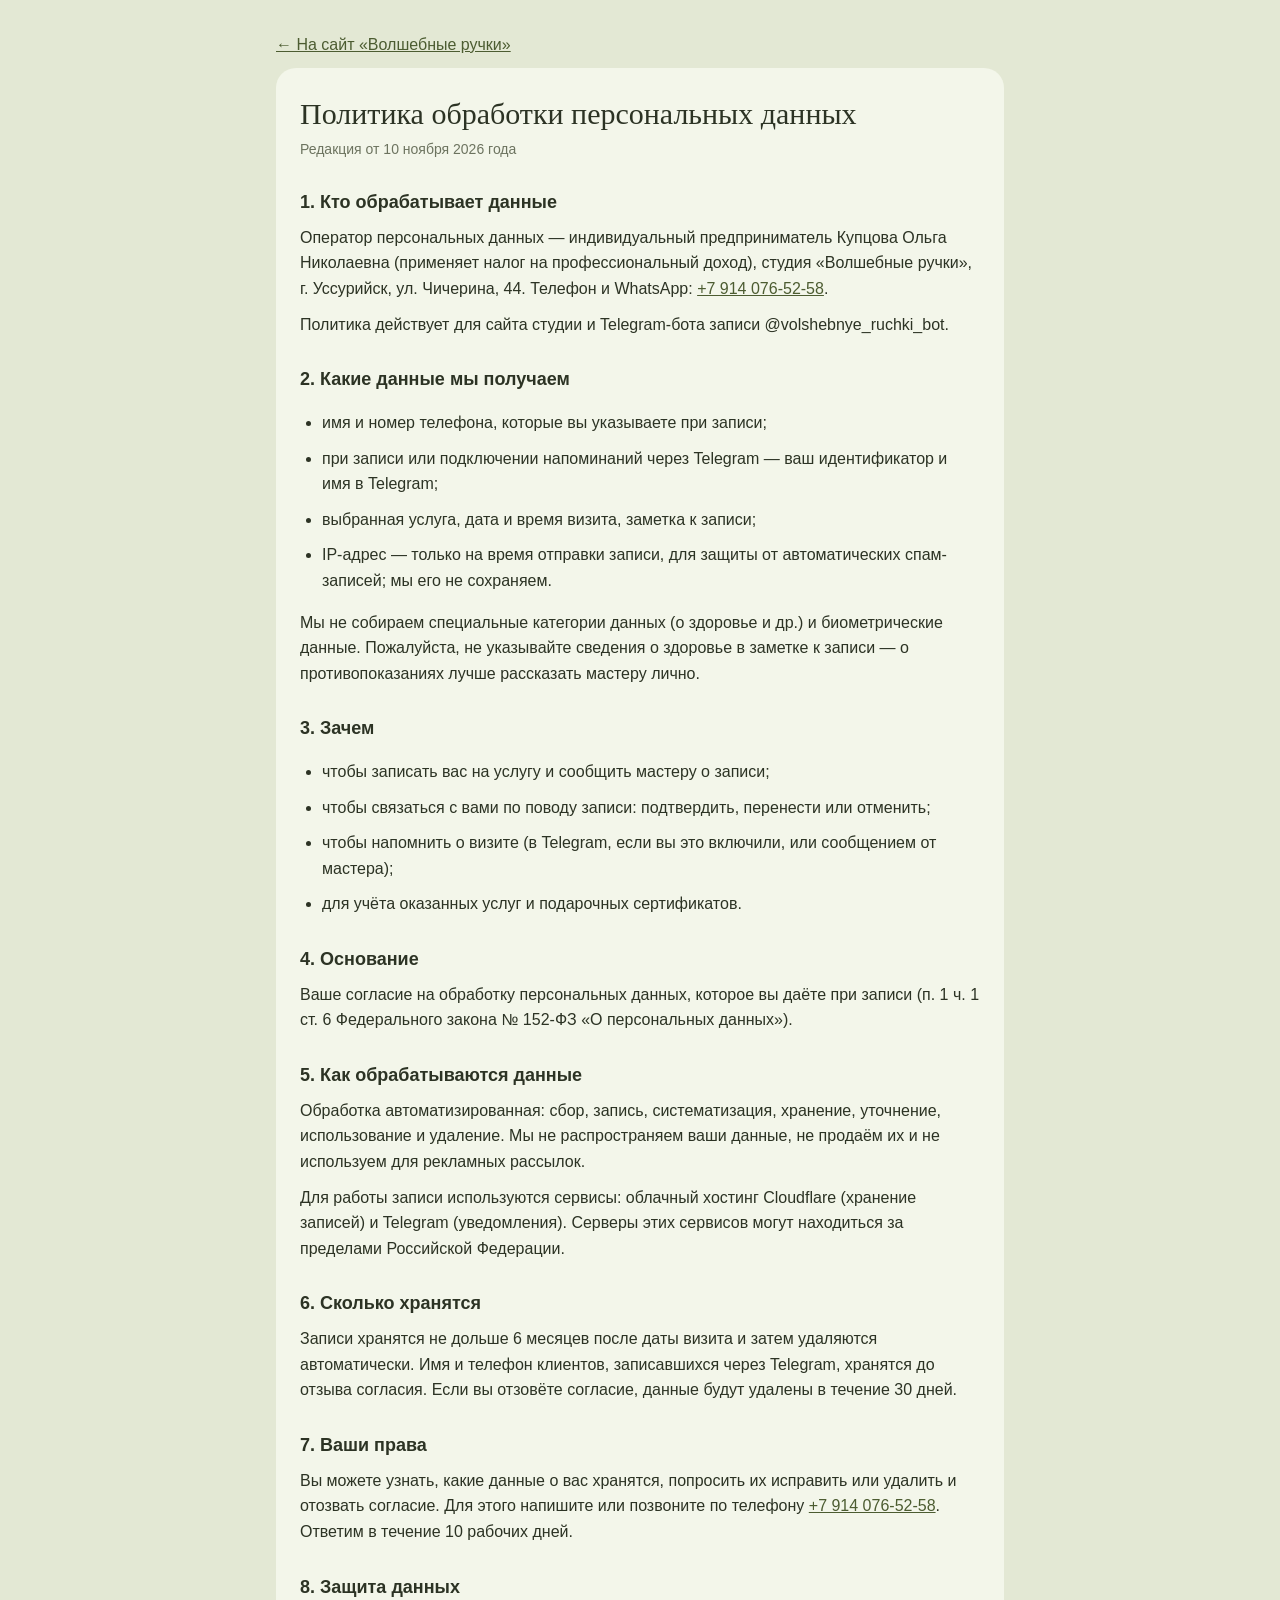
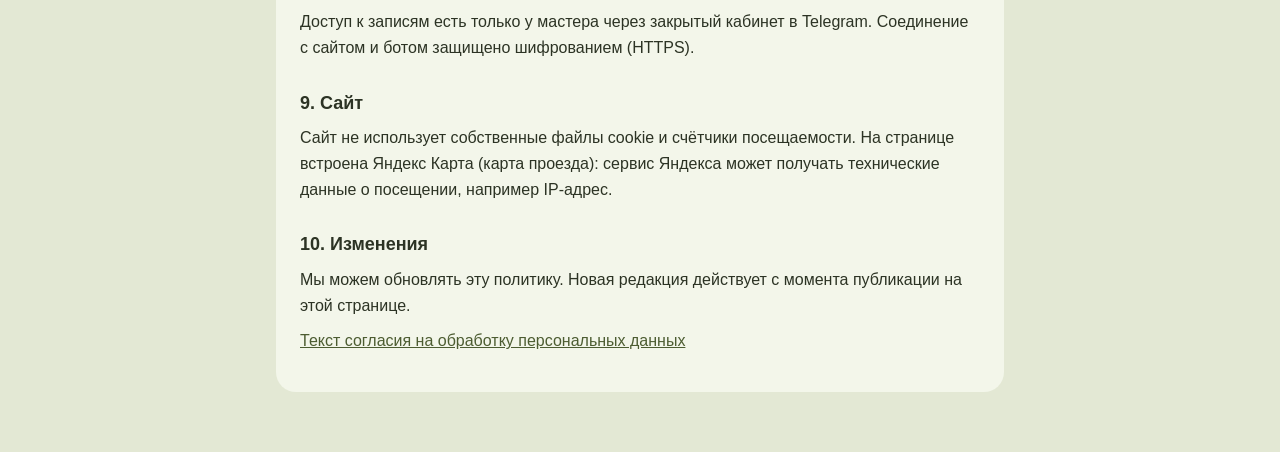
<file: privacy.html>
<!doctype html>
<html lang="ru">
<head>
<meta charset="utf-8">
<meta name="viewport" content="width=device-width, initial-scale=1">
<link rel="icon" href="favicon.svg" type="image/svg+xml">
<link rel="icon" href="favicon.ico" sizes="48x48">
<link rel="apple-touch-icon" href="apple-touch-icon.png">
<title>Политика обработки персональных данных · Волшебные ручки</title>
<meta name="robots" content="noindex">
<style>
  :root { --bg: #e3e8d4; --card: #f3f6ea; --text: #2c3324; --muted: #6c735f; --accent: #4c5c31; }
  * { box-sizing: border-box; }
  body { margin: 0; background: var(--bg); color: var(--text); font: 400 16px/1.6 -apple-system, "Segoe UI", Roboto, Arial, sans-serif; }
  main { max-width: 760px; margin: 0 auto; padding: 32px 16px 60px; }
  .card { background: var(--card); border-radius: 20px; padding: 28px 24px; }
  h1 { font: 400 30px/1.2 Georgia, serif; margin: 0 0 6px; }
  h2 { font-size: 18px; margin: 28px 0 8px; }
  p, li { margin: 0 0 10px; }
  ul { padding-left: 22px; }
  .muted { color: var(--muted); font-size: 14px; }
  a { color: var(--accent); }
</style>
</head>
<body>
<main>
  <p><a href="./">← На сайт «Волшебные ручки»</a></p>
  <div class="card">
    <h1>Политика обработки персональных данных</h1>
    <p class="muted">Редакция от 10 ноября 2026 года</p>

    <h2>1. Кто обрабатывает данные</h2>
    <p>Оператор персональных данных — индивидуальный предприниматель Купцова Ольга Николаевна (применяет налог на профессиональный доход), студия «Волшебные ручки», г. Уссурийск, ул. Чичерина, 44. Телефон и WhatsApp: <a href="tel:+79140765258">+7 914 076-52-58</a>.</p>
    <p>Политика действует для сайта студии и Telegram-бота записи @volshebnye_ruchki_bot.</p>

    <h2>2. Какие данные мы получаем</h2>
    <ul>
      <li>имя и номер телефона, которые вы указываете при записи;</li>
      <li>при записи или подключении напоминаний через Telegram — ваш идентификатор и имя в Telegram;</li>
      <li>выбранная услуга, дата и время визита, заметка к записи;</li>
      <li>IP-адрес — только на время отправки записи, для защиты от автоматических спам-записей; мы его не сохраняем.</li>
    </ul>
    <p>Мы не собираем специальные категории данных (о здоровье и др.) и биометрические данные. Пожалуйста, не указывайте сведения о здоровье в заметке к записи — о противопоказаниях лучше рассказать мастеру лично.</p>

    <h2>3. Зачем</h2>
    <ul>
      <li>чтобы записать вас на услугу и сообщить мастеру о записи;</li>
      <li>чтобы связаться с вами по поводу записи: подтвердить, перенести или отменить;</li>
      <li>чтобы напомнить о визите (в Telegram, если вы это включили, или сообщением от мастера);</li>
      <li>для учёта оказанных услуг и подарочных сертификатов.</li>
    </ul>

    <h2>4. Основание</h2>
    <p>Ваше согласие на обработку персональных данных, которое вы даёте при записи (п. 1 ч. 1 ст. 6 Федерального закона № 152-ФЗ «О персональных данных»).</p>

    <h2>5. Как обрабатываются данные</h2>
    <p>Обработка автоматизированная: сбор, запись, систематизация, хранение, уточнение, использование и удаление. Мы не распространяем ваши данные, не продаём их и не используем для рекламных рассылок.</p>
    <p>Для работы записи используются сервисы: облачный хостинг Cloudflare (хранение записей) и Telegram (уведомления). Серверы этих сервисов могут находиться за пределами Российской Федерации.</p>

    <h2>6. Сколько хранятся</h2>
    <p>Записи хранятся не дольше 6 месяцев после даты визита и затем удаляются автоматически. Имя и телефон клиентов, записавшихся через Telegram, хранятся до отзыва согласия. Если вы отзовёте согласие, данные будут удалены в течение 30 дней.</p>

    <h2>7. Ваши права</h2>
    <p>Вы можете узнать, какие данные о вас хранятся, попросить их исправить или удалить и отозвать согласие. Для этого напишите или позвоните по телефону <a href="tel:+79140765258">+7 914 076-52-58</a>. Ответим в течение 10 рабочих дней.</p>

    <h2>8. Защита данных</h2>
    <p>Доступ к записям есть только у мастера через закрытый кабинет в Telegram. Соединение с сайтом и ботом защищено шифрованием (HTTPS).</p>

    <h2>9. Сайт</h2>
    <p>Сайт не использует собственные файлы cookie и счётчики посещаемости. На странице встроена Яндекс Карта (карта проезда): сервис Яндекса может получать технические данные о посещении, например IP-адрес.</p>

    <h2>10. Изменения</h2>
    <p>Мы можем обновлять эту политику. Новая редакция действует с момента публикации на этой странице.</p>
    <p><a href="soglasie.html">Текст согласия на обработку персональных данных</a></p>
  </div>
</main>
</body>
</html>
</file>
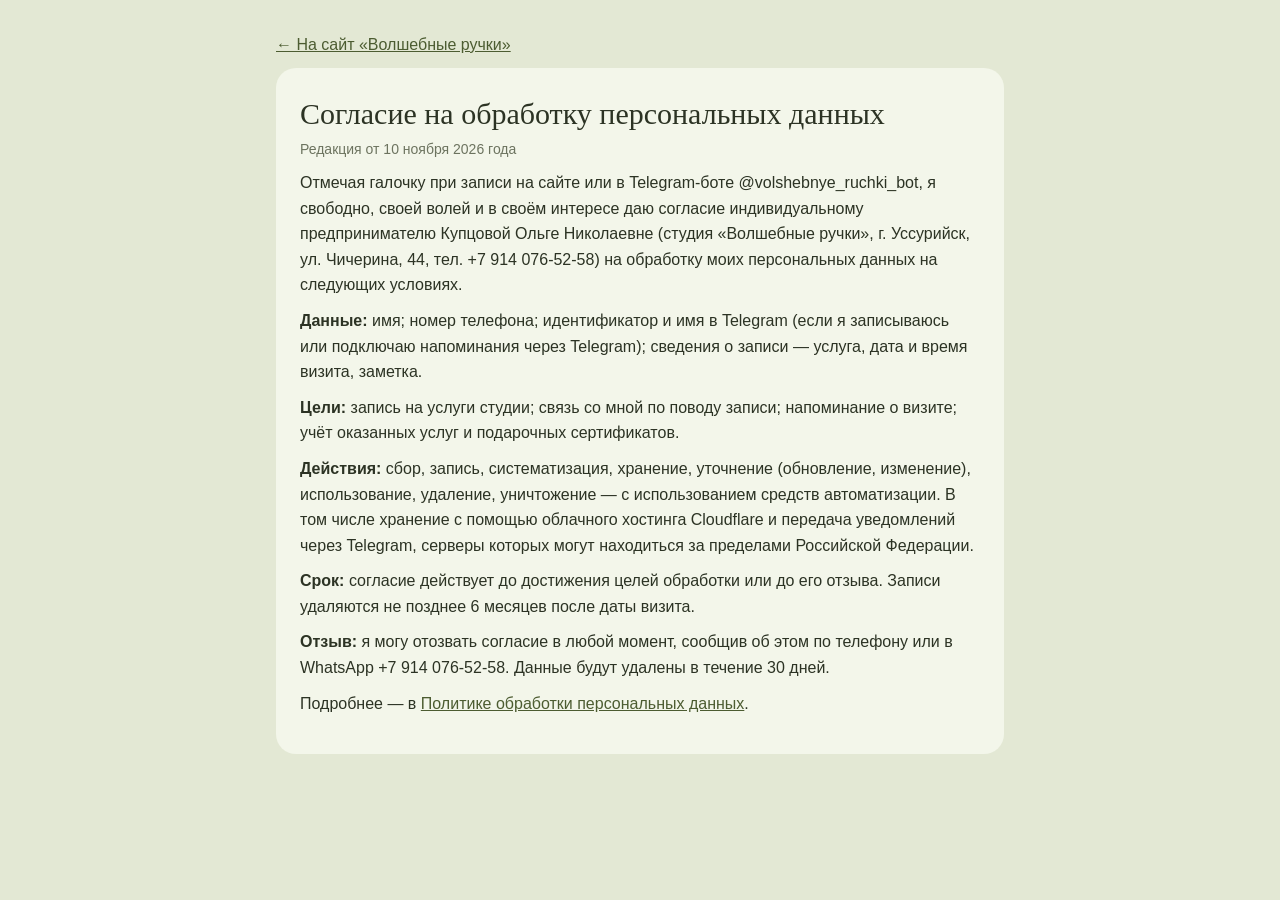
<file: soglasie.html>
<!doctype html>
<html lang="ru">
<head>
<meta charset="utf-8">
<meta name="viewport" content="width=device-width, initial-scale=1">
<link rel="icon" href="favicon.svg" type="image/svg+xml">
<link rel="icon" href="favicon.ico" sizes="48x48">
<link rel="apple-touch-icon" href="apple-touch-icon.png">
<title>Согласие на обработку персональных данных · Волшебные ручки</title>
<meta name="robots" content="noindex">
<style>
  :root { --bg: #e3e8d4; --card: #f3f6ea; --text: #2c3324; --muted: #6c735f; --accent: #4c5c31; }
  * { box-sizing: border-box; }
  body { margin: 0; background: var(--bg); color: var(--text); font: 400 16px/1.6 -apple-system, "Segoe UI", Roboto, Arial, sans-serif; }
  main { max-width: 760px; margin: 0 auto; padding: 32px 16px 60px; }
  .card { background: var(--card); border-radius: 20px; padding: 28px 24px; }
  h1 { font: 400 30px/1.2 Georgia, serif; margin: 0 0 6px; }
  p, li { margin: 0 0 10px; }
  ul { padding-left: 22px; }
  .muted { color: var(--muted); font-size: 14px; }
  a { color: var(--accent); }
</style>
</head>
<body>
<main>
  <p><a href="./">← На сайт «Волшебные ручки»</a></p>
  <div class="card">
    <h1>Согласие на обработку персональных данных</h1>
    <p class="muted">Редакция от 10 ноября 2026 года</p>
    <p>Отмечая галочку при записи на сайте или в Telegram-боте @volshebnye_ruchki_bot, я свободно, своей волей и в своём интересе даю согласие индивидуальному предпринимателю Купцовой Ольге Николаевне (студия «Волшебные ручки», г. Уссурийск, ул. Чичерина, 44, тел. +7 914 076-52-58) на обработку моих персональных данных на следующих условиях.</p>
    <p><b>Данные:</b> имя; номер телефона; идентификатор и имя в Telegram (если я записываюсь или подключаю напоминания через Telegram); сведения о записи — услуга, дата и время визита, заметка.</p>
    <p><b>Цели:</b> запись на услуги студии; связь со мной по поводу записи; напоминание о визите; учёт оказанных услуг и подарочных сертификатов.</p>
    <p><b>Действия:</b> сбор, запись, систематизация, хранение, уточнение (обновление, изменение), использование, удаление, уничтожение — с использованием средств автоматизации. В том числе хранение с помощью облачного хостинга Cloudflare и передача уведомлений через Telegram, серверы которых могут находиться за пределами Российской Федерации.</p>
    <p><b>Срок:</b> согласие действует до достижения целей обработки или до его отзыва. Записи удаляются не позднее 6 месяцев после даты визита.</p>
    <p><b>Отзыв:</b> я могу отозвать согласие в любой момент, сообщив об этом по телефону или в WhatsApp +7 914 076-52-58. Данные будут удалены в течение 30 дней.</p>
    <p>Подробнее — в <a href="privacy.html">Политике обработки персональных данных</a>.</p>
  </div>
</main>
</body>
</html>
</file>
